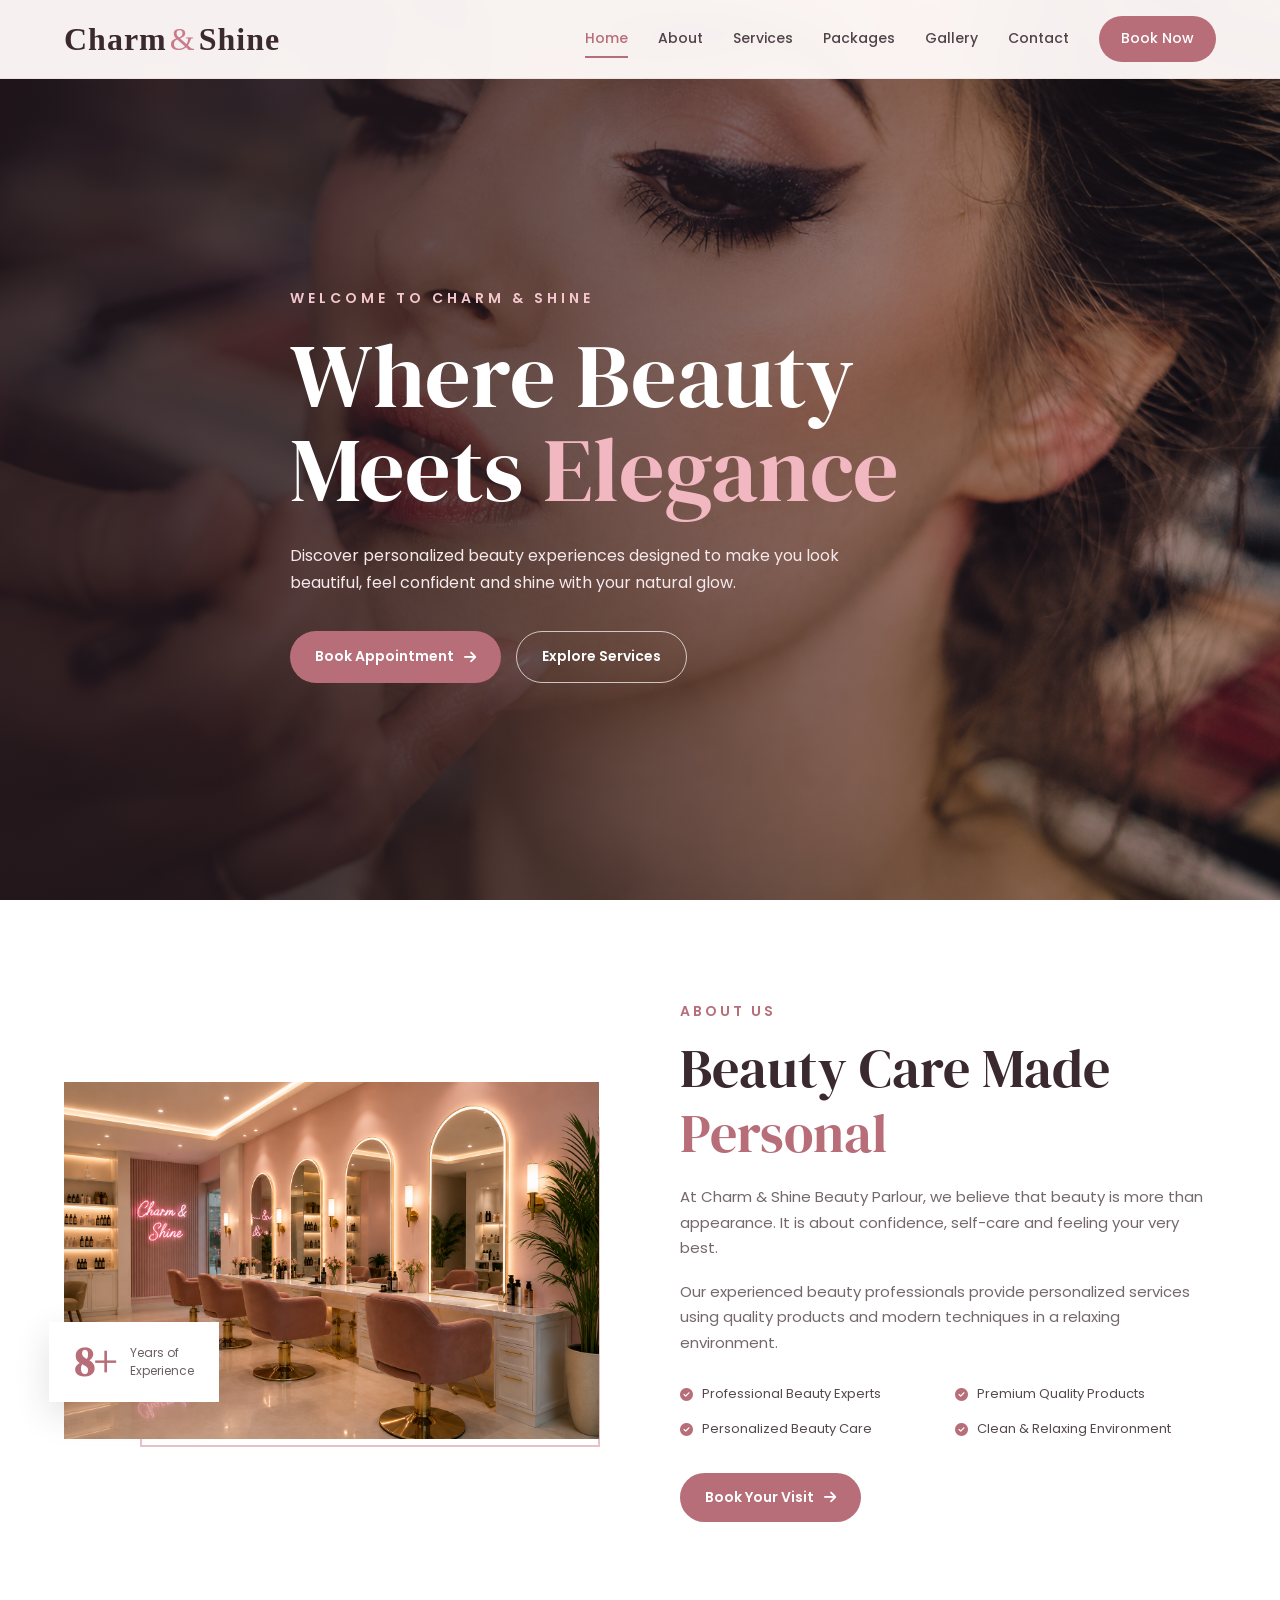
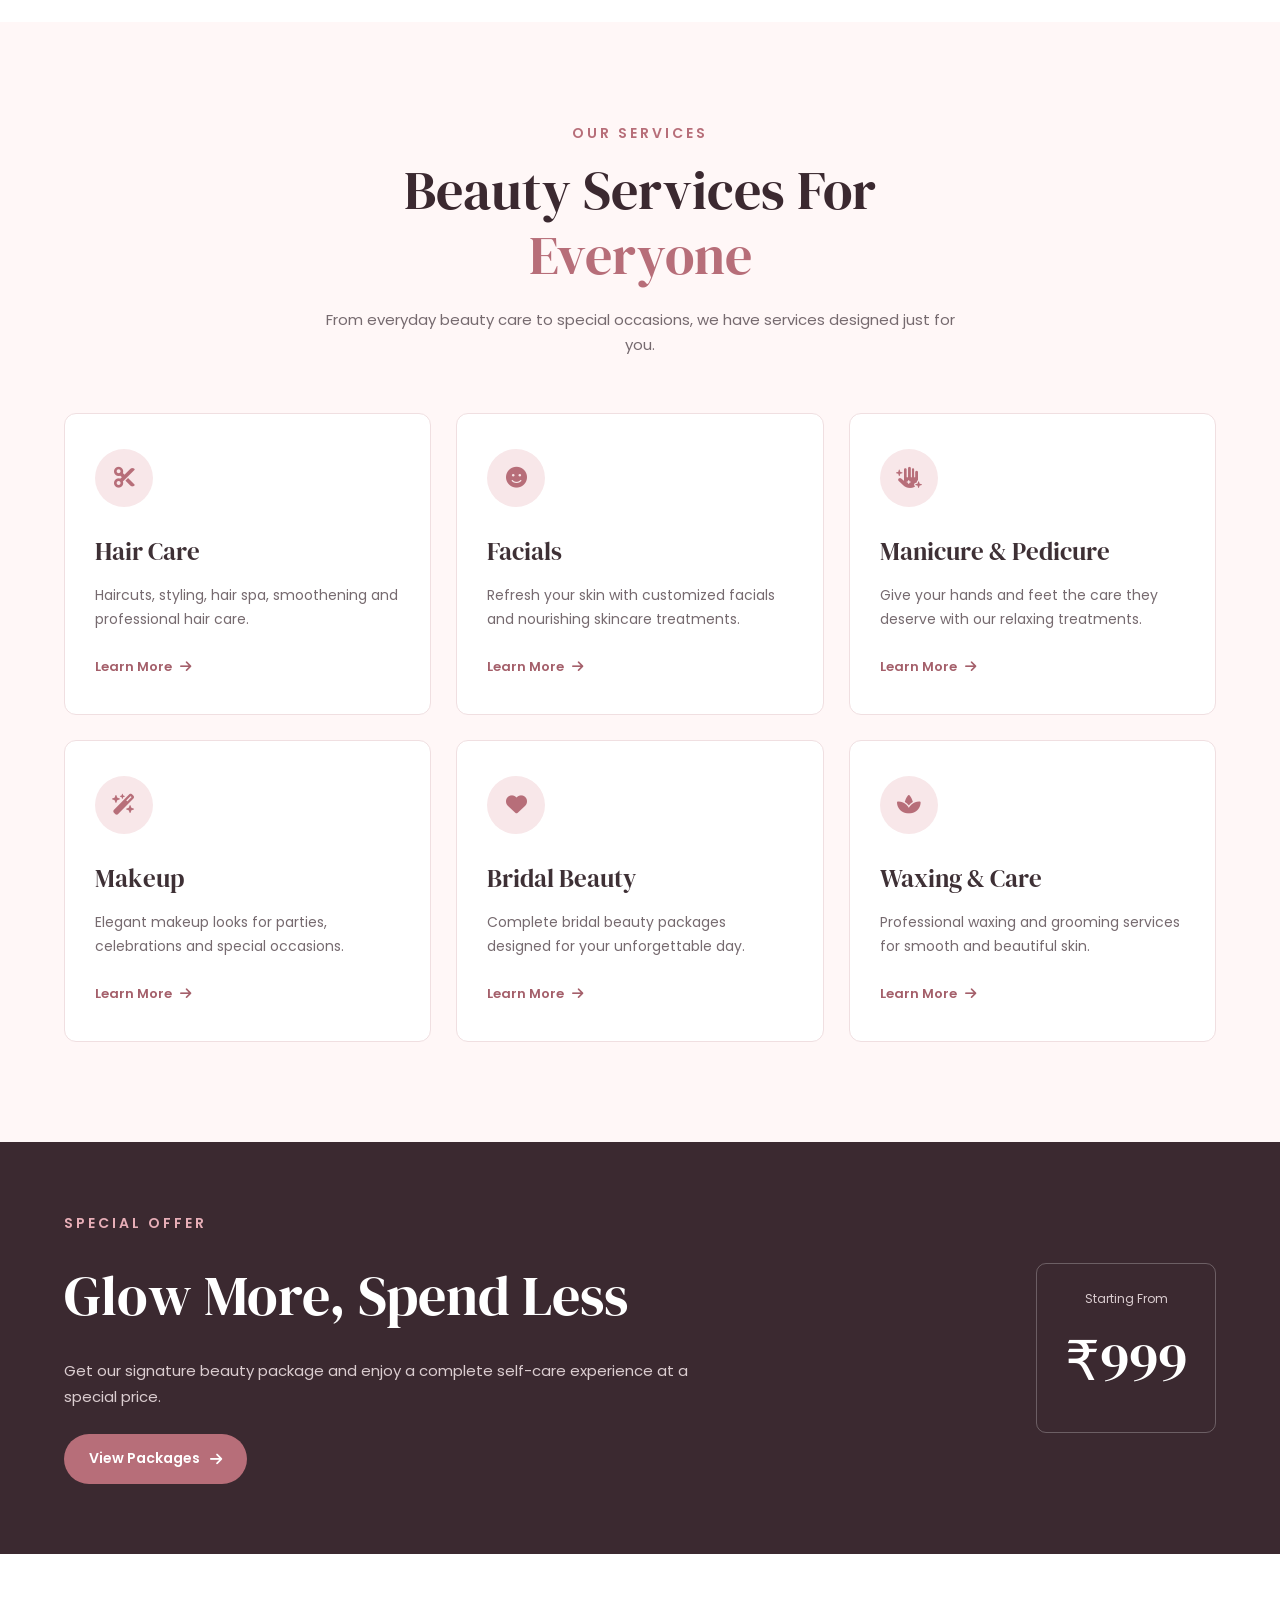
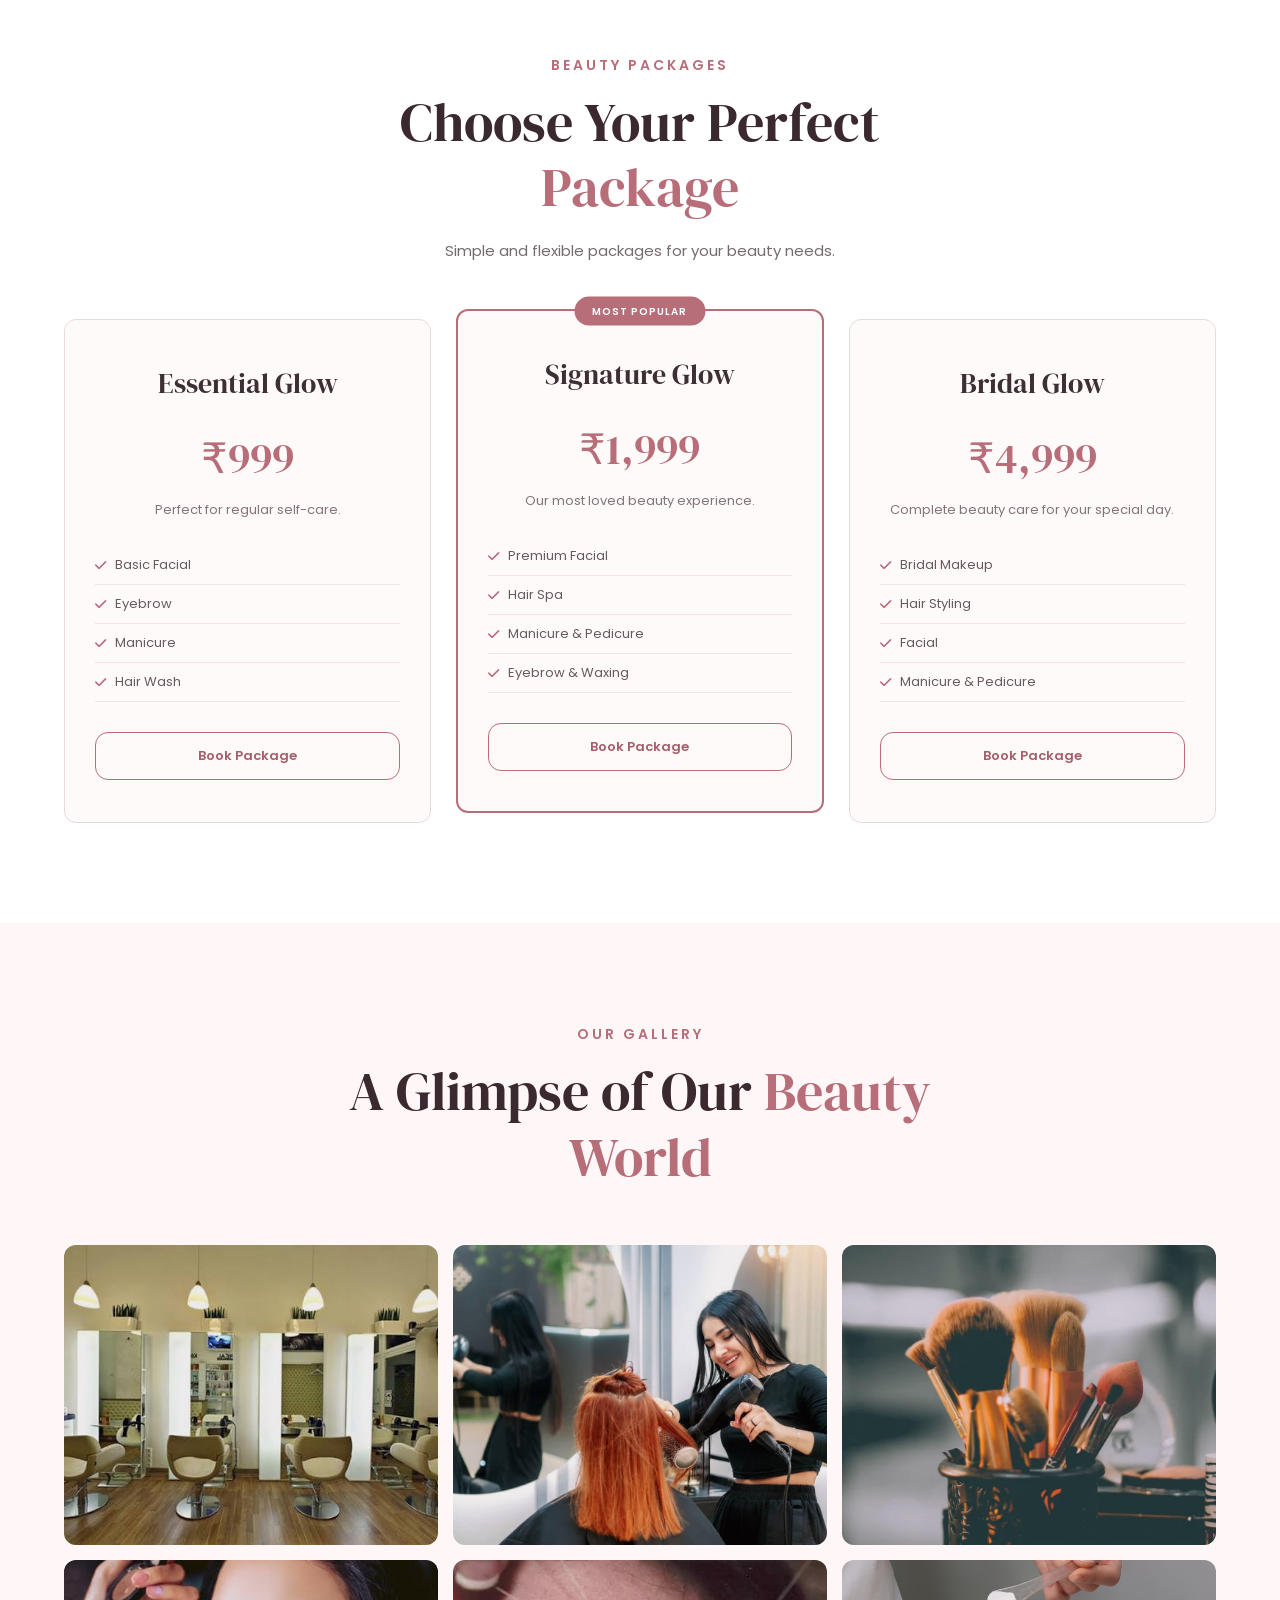
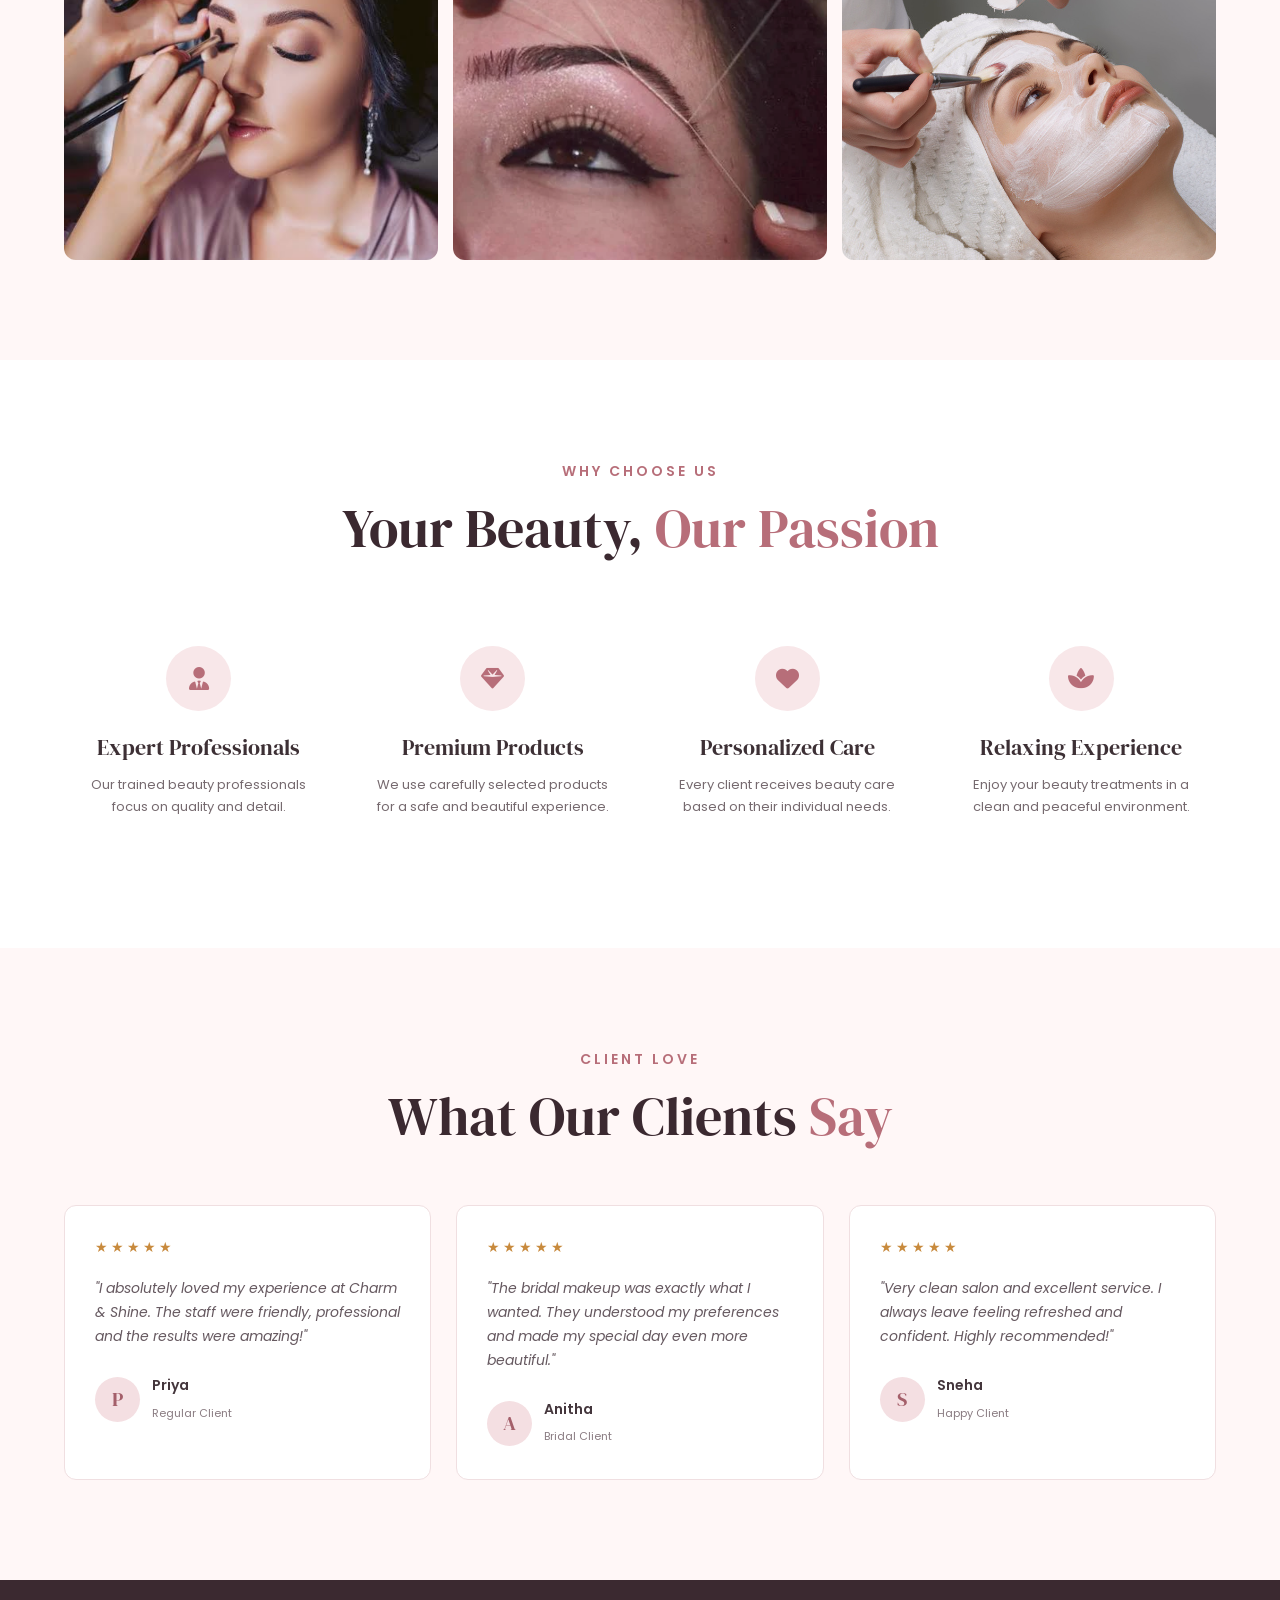
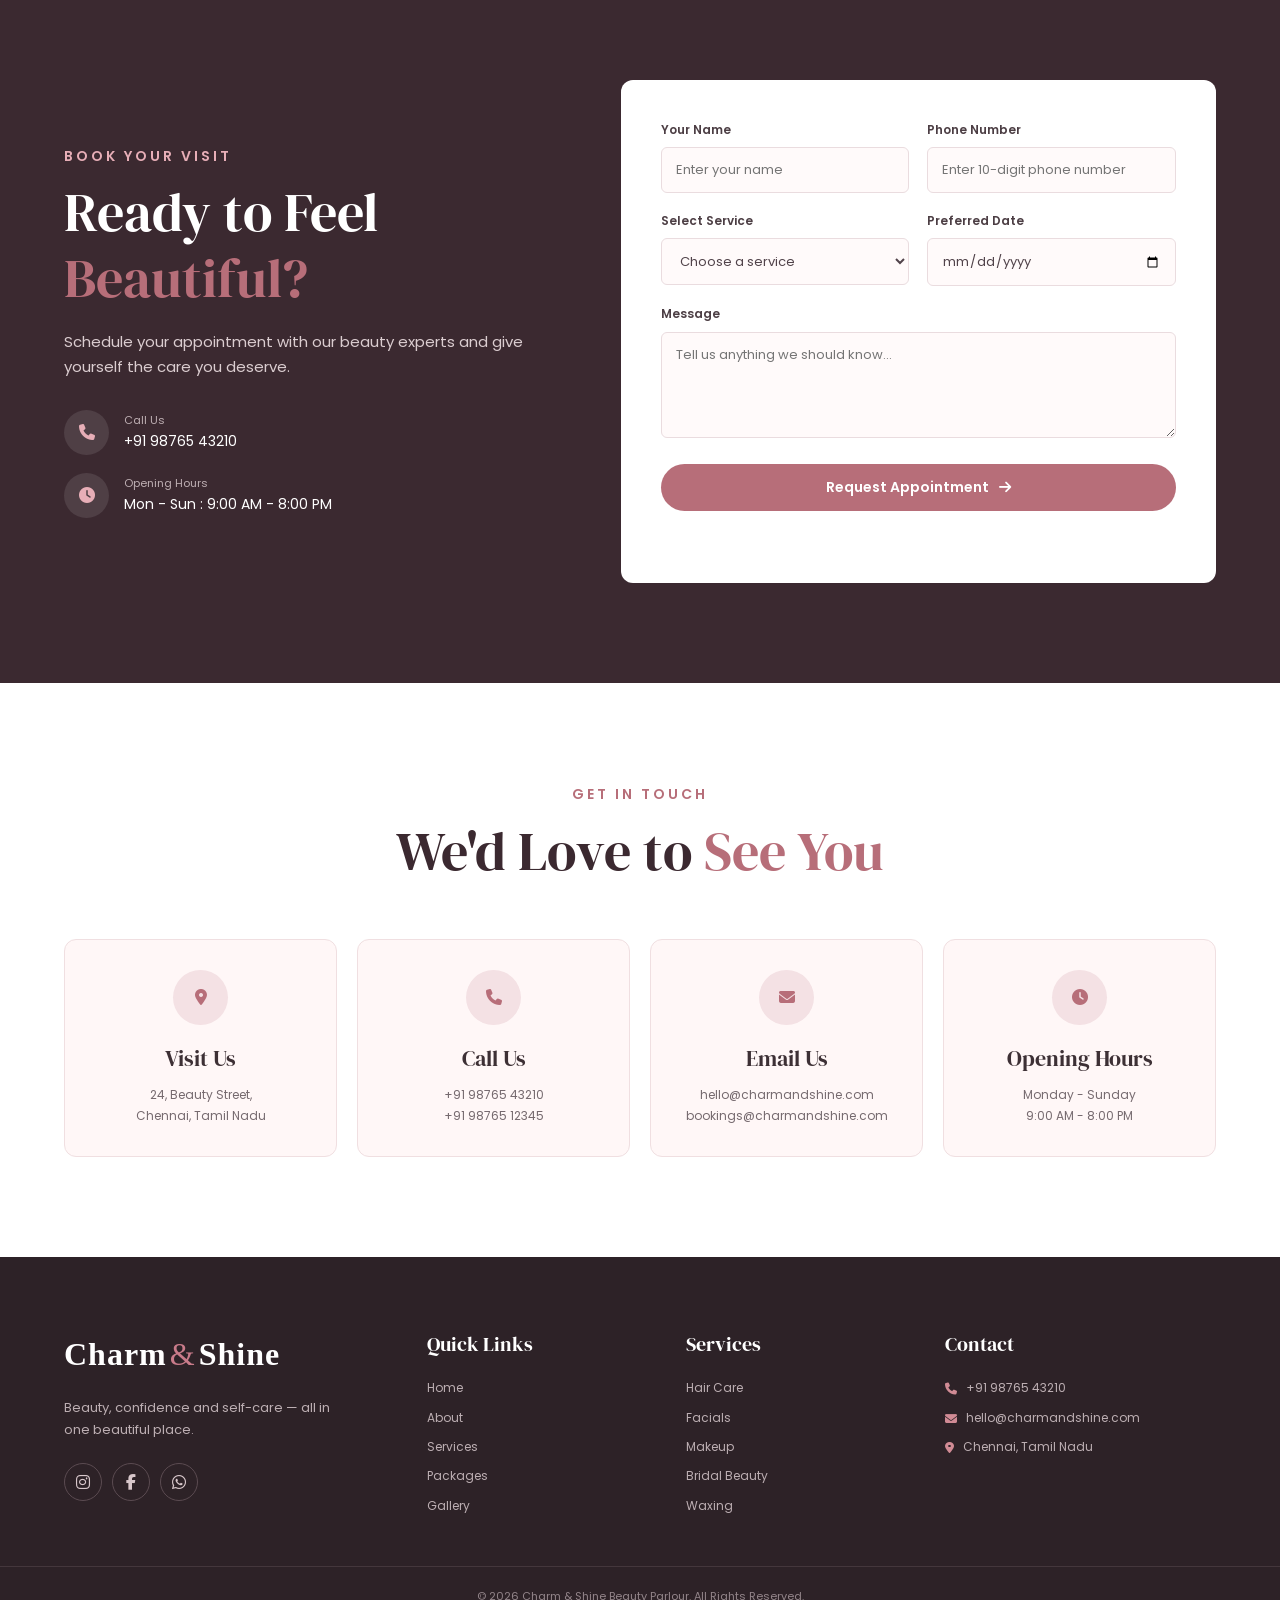
<file: index.html>
<!DOCTYPE html>
<html lang="en">
<head>
    <meta charset="UTF-8">
    <meta name="viewport" content="width=device-width, initial-scale=1.0">

    <title>Charm & Shine Beauty Parlour</title>

    <meta name="description"
          content="Charm & Shine Beauty Parlour - Professional beauty, hair, skincare and bridal services.">

    <link rel="stylesheet" href="CSS/Style.css">

    <!-- Google Fonts -->
    <link rel="preconnect" href="https://fonts.googleapis.com">
    <link rel="preconnect" href="https://fonts.gstatic.com" crossorigin>

    <link href="https://fonts.googleapis.com/css2?family=DM+Serif+Display&family=Poppins:wght@300;400;500;600;700&display=swap"
          rel="stylesheet">

    <!-- Font Awesome -->
    <link rel="stylesheet"
          href="https://cdnjs.cloudflare.com/ajax/libs/font-awesome/6.5.2/css/all.min.css">
</head>

<body>

<!-- =====================================================
     HEADER
===================================================== -->

<header class="header">

    <div class="container nav-container">

        <a href="#home" class="logo">
            Charm<span>&</span>Shine
        </a>

        <nav class="navbar" id="navbar">

            <a href="#home" class="nav-link active">Home</a>
            <a href="#about" class="nav-link">About</a>
            <a href="#services" class="nav-link">Services</a>
            <a href="#packages" class="nav-link">Packages</a>
            <a href="#gallery" class="nav-link">Gallery</a>
            <a href="#contact" class="nav-link">Contact</a>

            <a href="#appointment" class="nav-btn">
                Book Now
            </a>

        </nav>

        <button class="menu-btn" id="menu-btn" aria-label="Open menu">
            <i class="fa-solid fa-bars"></i>
        </button>

    </div>

</header>


<!-- =====================================================
     HERO SECTION
===================================================== -->

<section class="hero" id="home">

    <div class="hero-overlay"></div>

    <div class="container hero-content">

        <p class="hero-small-title">
            WELCOME TO CHARM & SHINE
        </p>

        <h1>
            Where Beauty Meets
            <span>Elegance</span>
        </h1>

        <p class="hero-description">
            Discover personalized beauty experiences designed
            to make you look beautiful, feel confident and
            shine with your natural glow.
        </p>

        <div class="hero-buttons">

            <a href="#appointment" class="btn primary-btn">
                Book Appointment
                <i class="fa-solid fa-arrow-right"></i>
            </a>

            <a href="#services" class="btn secondary-btn">
                Explore Services
            </a>

        </div>

    </div>

</section>


<!-- =====================================================
     ABOUT SECTION
===================================================== -->

<section class="about section-padding" id="about">

    <div class="container about-grid">

        <div class="about-image">

            <img src="Images/Charm and Shine.png"
                 alt="Beauty salon interior">

            <div class="experience-box">

                <strong>8+</strong>

                <span>
                    Years of<br>
                    Experience
                </span>

            </div>

        </div>


        <div class="about-content">

            <p class="section-subtitle">
                ABOUT US
            </p>

            <h2>
                Beauty Care Made
                <span>Personal</span>
            </h2>

            <p>
                At Charm & Shine Beauty Parlour, we believe that
                beauty is more than appearance. It is about
                confidence, self-care and feeling your very best.
            </p>

            <p>
                Our experienced beauty professionals provide
                personalized services using quality products
                and modern techniques in a relaxing environment.
            </p>


            <div class="about-features">

                <div class="feature-item">
                    <i class="fa-solid fa-circle-check"></i>
                    <span>Professional Beauty Experts</span>
                </div>

                <div class="feature-item">
                    <i class="fa-solid fa-circle-check"></i>
                    <span>Premium Quality Products</span>
                </div>

                <div class="feature-item">
                    <i class="fa-solid fa-circle-check"></i>
                    <span>Personalized Beauty Care</span>
                </div>

                <div class="feature-item">
                    <i class="fa-solid fa-circle-check"></i>
                    <span>Clean & Relaxing Environment</span>
                </div>

            </div>

            <a href="#appointment" class="btn primary-btn">
                Book Your Visit
                <i class="fa-solid fa-arrow-right"></i>
            </a>

        </div>

    </div>

</section>


<!-- =====================================================
     SERVICES SECTION
===================================================== -->

<section class="services section-padding" id="services">

    <div class="container">

        <div class="section-heading">

            <p class="section-subtitle">
                OUR SERVICES
            </p>

            <h2>
                Beauty Services For
                <span>Everyone</span>
            </h2>

            <p>
                From everyday beauty care to special occasions,
                we have services designed just for you.
            </p>

        </div>


        <div class="services-grid">


            <!-- Service 1 -->

            <div class="service-card">

                <div class="service-icon">
                    <i class="fa-solid fa-scissors"></i>
                </div>

                <h3>Hair Care</h3>

                <p>
                    Haircuts, styling, hair spa,
                    smoothening and professional hair care.
                </p>

                <a href="#appointment">
                    Learn More
                    <i class="fa-solid fa-arrow-right"></i>
                </a>

            </div>


            <!-- Service 2 -->

            <div class="service-card">

                <div class="service-icon">
                    <i class="fa-solid fa-face-smile"></i>
                </div>

                <h3>Facials</h3>

                <p>
                    Refresh your skin with customized
                    facials and nourishing skincare treatments.
                </p>

                <a href="#appointment">
                    Learn More
                    <i class="fa-solid fa-arrow-right"></i>
                </a>

            </div>


            <!-- Service 3 -->

            <div class="service-card">

                <div class="service-icon">
                    <i class="fa-solid fa-hand-sparkles"></i>
                </div>

                <h3>Manicure & Pedicure</h3>

                <p>
                    Give your hands and feet the care
                    they deserve with our relaxing treatments.
                </p>

                <a href="#appointment">
                    Learn More
                    <i class="fa-solid fa-arrow-right"></i>
                </a>

            </div>


            <!-- Service 4 -->

            <div class="service-card">

                <div class="service-icon">
                    <i class="fa-solid fa-wand-magic-sparkles"></i>
                </div>

                <h3>Makeup</h3>

                <p>
                    Elegant makeup looks for parties,
                    celebrations and special occasions.
                </p>

                <a href="#appointment">
                    Learn More
                    <i class="fa-solid fa-arrow-right"></i>
                </a>

            </div>


            <!-- Service 5 -->

            <div class="service-card">

                <div class="service-icon">
                    <i class="fa-solid fa-heart"></i>
                </div>

                <h3>Bridal Beauty</h3>

                <p>
                    Complete bridal beauty packages
                    designed for your unforgettable day.
                </p>

                <a href="#appointment">
                    Learn More
                    <i class="fa-solid fa-arrow-right"></i>
                </a>

            </div>


            <!-- Service 6 -->

            <div class="service-card">

                <div class="service-icon">
                    <i class="fa-solid fa-spa"></i>
                </div>

                <h3>Waxing & Care</h3>

                <p>
                    Professional waxing and grooming services
                    for smooth and beautiful skin.
                </p>

                <a href="#appointment">
                    Learn More
                    <i class="fa-solid fa-arrow-right"></i>
                </a>

            </div>

        </div>

    </div>

</section>


<!-- =====================================================
     SPECIAL OFFER
===================================================== -->

<section class="offer-section">

    <div class="container offer-container">

        <div class="offer-content">

            <p class="section-subtitle">
                SPECIAL OFFER
            </p>

            <h2>
                Glow More, Spend Less
            </h2>

            <p>
                Get our signature beauty package and enjoy
                a complete self-care experience at a special price.
            </p>

            <a href="#packages" class="btn primary-btn">
                View Packages
                <i class="fa-solid fa-arrow-right"></i>
            </a>

        </div>

        <div class="offer-price">
            <span>Starting From</span>
            <strong>₹999</strong>
        </div>

    </div>

</section>


<!-- =====================================================
     PACKAGES SECTION
===================================================== -->

<section class="packages section-padding" id="packages">

    <div class="container">

        <div class="section-heading">

            <p class="section-subtitle">
                BEAUTY PACKAGES
            </p>

            <h2>
                Choose Your Perfect
                <span>Package</span>
            </h2>

            <p>
                Simple and flexible packages for your beauty needs.
            </p>

        </div>


        <div class="packages-grid">


            <!-- Package 1 -->

            <div class="package-card">

                <h3>Essential Glow</h3>

                <div class="package-price">
                    ₹999
                </div>

                <p class="package-description">
                    Perfect for regular self-care.
                </p>

                <ul>
                    <li>
                        <i class="fa-solid fa-check"></i>
                        Basic Facial
                    </li>

                    <li>
                        <i class="fa-solid fa-check"></i>
                        Eyebrow
                    </li>

                    <li>
                        <i class="fa-solid fa-check"></i>
                        Manicure
                    </li>

                    <li>
                        <i class="fa-solid fa-check"></i>
                        Hair Wash
                    </li>
                </ul>

                <a href="#appointment" class="package-btn">
                    Book Package
                </a>

            </div>


            <!-- Package 2 -->

            <div class="package-card popular">

                <div class="popular-label">
                    MOST POPULAR
                </div>

                <h3>Signature Glow</h3>

                <div class="package-price">
                    ₹1,999
                </div>

                <p class="package-description">
                    Our most loved beauty experience.
                </p>

                <ul>
                    <li>
                        <i class="fa-solid fa-check"></i>
                        Premium Facial
                    </li>

                    <li>
                        <i class="fa-solid fa-check"></i>
                        Hair Spa
                    </li>

                    <li>
                        <i class="fa-solid fa-check"></i>
                        Manicure & Pedicure
                    </li>

                    <li>
                        <i class="fa-solid fa-check"></i>
                        Eyebrow & Waxing
                    </li>
                </ul>

                <a href="#appointment" class="package-btn">
                    Book Package
                </a>

            </div>


            <!-- Package 3 -->

            <div class="package-card">

                <h3>Bridal Glow</h3>

                <div class="package-price">
                    ₹4,999
                </div>

                <p class="package-description">
                    Complete beauty care for your special day.
                </p>

                <ul>
                    <li>
                        <i class="fa-solid fa-check"></i>
                        Bridal Makeup
                    </li>

                    <li>
                        <i class="fa-solid fa-check"></i>
                        Hair Styling
                    </li>

                    <li>
                        <i class="fa-solid fa-check"></i>
                        Facial
                    </li>

                    <li>
                        <i class="fa-solid fa-check"></i>
                        Manicure & Pedicure
                    </li>
                </ul>

                <a href="#appointment" class="package-btn">
                    Book Package
                </a>

            </div>

        </div>

    </div>

</section>


<!-- =====================================================
     GALLERY SECTION
===================================================== -->

<section class="gallery section-padding" id="gallery">

    <div class="container">

        <div class="section-heading">

            <p class="section-subtitle">
                OUR GALLERY
            </p>

            <h2>
                A Glimpse of Our
                <span>Beauty World</span>
            </h2>

        </div>


        <div class="gallery-grid">

            <div class="gallery-item">
                <img src="Images/Interior Chairs.png"
                     alt="Beauty salon">
            </div>

            <div class="gallery-item">
                <img src="Images/Hairstyle.png"
                     alt="Hair styling">
            </div>

            <div class="gallery-item">
                <img src="Images/Face Brushes.png"
                     alt="Beauty treatment">
            </div>

            <div class="gallery-item">
                <img src="Images/Makeup.png"
                     alt="Makeup">
            </div>

            <div class="gallery-item">
                <img src="Images/Eyebrow Threadening.png"
                     alt="Skincare">
            </div>

            <div class="gallery-item">
                <img src="Images/Facial.png"
                     alt="Salon interior">
            </div>

        </div>

    </div>

</section>


<!-- =====================================================
     WHY CHOOSE US
===================================================== -->

<section class="why-us section-padding">

    <div class="container">

        <div class="section-heading">

            <p class="section-subtitle">
                WHY CHOOSE US
            </p>

            <h2>
                Your Beauty,
                <span>Our Passion</span>
            </h2>

        </div>


        <div class="why-grid">

            <div class="why-card">

                <i class="fa-solid fa-user-tie"></i>

                <h3>Expert Professionals</h3>

                <p>
                    Our trained beauty professionals
                    focus on quality and detail.
                </p>

            </div>


            <div class="why-card">

                <i class="fa-solid fa-gem"></i>

                <h3>Premium Products</h3>

                <p>
                    We use carefully selected products
                    for a safe and beautiful experience.
                </p>

            </div>


            <div class="why-card">

                <i class="fa-solid fa-heart"></i>

                <h3>Personalized Care</h3>

                <p>
                    Every client receives beauty care
                    based on their individual needs.
                </p>

            </div>


            <div class="why-card">

                <i class="fa-solid fa-spa"></i>

                <h3>Relaxing Experience</h3>

                <p>
                    Enjoy your beauty treatments in
                    a clean and peaceful environment.
                </p>

            </div>

        </div>

    </div>

</section>

<!-- =====================================================
     TESTIMONIALS
===================================================== -->

<section class="testimonials section-padding">

    <div class="container">

        <div class="section-heading">

            <p class="section-subtitle">
                CLIENT LOVE
            </p>

            <h2>
                What Our Clients
                <span>Say</span>
            </h2>

        </div>


        <div class="testimonial-grid">


            <div class="testimonial-card">

                <div class="stars">
                    ★★★★★
                </div>

                <p>
                    "I absolutely loved my experience at
                    Charm & Shine. The staff were friendly,
                    professional and the results were amazing!"
                </p>

                <div class="client">
                    <div class="client-avatar">P</div>

                    <div>
                        <h4>Priya</h4>
                        <span>Regular Client</span>
                    </div>
                </div>

            </div>


            <div class="testimonial-card">

                <div class="stars">
                    ★★★★★
                </div>

                <p>
                    "The bridal makeup was exactly what I
                    wanted. They understood my preferences
                    and made my special day even more beautiful."
                </p>

                <div class="client">
                    <div class="client-avatar">A</div>

                    <div>
                        <h4>Anitha</h4>
                        <span>Bridal Client</span>
                    </div>
                </div>

            </div>


            <div class="testimonial-card">

                <div class="stars">
                    ★★★★★
                </div>

                <p>
                    "Very clean salon and excellent service.
                    I always leave feeling refreshed and
                    confident. Highly recommended!"
                </p>

                <div class="client">
                    <div class="client-avatar">S</div>

                    <div>
                        <h4>Sneha</h4>
                        <span>Happy Client</span>
                    </div>
                </div>

            </div>

        </div>

    </div>

</section>


<!-- =====================================================
     APPOINTMENT SECTION
===================================================== -->

<section class="appointment section-padding" id="appointment">

    <div class="container appointment-grid">


        <div class="appointment-content">

            <p class="section-subtitle">
                BOOK YOUR VISIT
            </p>

            <h2>
                Ready to Feel
                <span>Beautiful?</span>
            </h2>

            <p>
                Schedule your appointment with our beauty
                experts and give yourself the care you deserve.
            </p>


            <div class="appointment-info">

                <div>
                    <i class="fa-solid fa-phone"></i>

                    <span>
                        <small>Call Us</small>
                        +91 98765 43210
                    </span>
                </div>


                <div>
                    <i class="fa-solid fa-clock"></i>

                    <span>
                        <small>Opening Hours</small>
                        Mon - Sun : 9:00 AM - 8:00 PM
                    </span>
                </div>

            </div>

        </div>


        <div class="appointment-form-container">

            <form id="appointment-form">

                <div class="form-row">

                    <div class="form-group">
                        <label for="name">Your Name</label>

                        <input type="text"
                               id="name"
                               placeholder="Enter your name"
                               required>
                    </div>


                    <div class="form-group">
                        <label for="phone">Phone Number</label>

                        <input type="tel"
                               id="phone"
                               placeholder="Enter 10-digit phone number"
                               pattern="[6-9][0-9]{9}"
                               maxlength="10"
                               required>
                    </div>

                </div>


                <div class="form-row">

                    <div class="form-group">

                        <label for="service">
                            Select Service
                        </label>

                        <select id="service" required>

                            <option value="">
                                Choose a service
                            </option>

                            <option value="Hair Care">
                                Hair Care
                            </option>

                            <option value="Facial">
                                Facial
                            </option>

                            <option value="Manicure & Pedicure">
                                Manicure & Pedicure
                            </option>

                            <option value="Makeup">
                                Makeup
                            </option>

                            <option value="Bridal Beauty">
                                Bridal Beauty
                            </option>

                            <option value="Waxing">
                                Waxing
                            </option>

                        </select>

                    </div>


                    <div class="form-group">

                        <label for="date">
                            Preferred Date
                        </label>

                        <input type="date"
                               id="date"
                               required>

                    </div>

                </div>


                <div class="form-group">

                    <label for="message">
                        Message
                    </label>

                    <textarea id="message"
                              rows="4"
                              placeholder="Tell us anything we should know..."></textarea>

                </div>


                <button type="submit"
                        class="btn primary-btn form-btn">

                    Request Appointment
                    <i class="fa-solid fa-arrow-right"></i>

                </button>

                <p id="form-message" class="form-message"></p>

            </form>

        </div>

    </div>

</section>


<!-- =====================================================
     CONTACT SECTION
===================================================== -->

<section class="contact section-padding" id="contact">

    <div class="container">

        <div class="section-heading">

            <p class="section-subtitle">
                GET IN TOUCH
            </p>

            <h2>
                We'd Love to
                <span>See You</span>
            </h2>

        </div>


        <div class="contact-grid">


            <div class="contact-card">

                <div class="contact-icon">
                    <i class="fa-solid fa-location-dot"></i>
                </div>

                <h3>Visit Us</h3>

                <p>
                    24, Beauty Street,<br>
                    Chennai, Tamil Nadu
                </p>

            </div>


            <div class="contact-card">

                <div class="contact-icon">
                    <i class="fa-solid fa-phone"></i>
                </div>

                <h3>Call Us</h3>

                <p>
                    +91 98765 43210<br>
                    +91 98765 12345
                </p>

            </div>


            <div class="contact-card">

                <div class="contact-icon">
                    <i class="fa-solid fa-envelope"></i>
                </div>

                <h3>Email Us</h3>

                <p>
                    hello@charmandshine.com<br>
                    bookings@charmandshine.com
                </p>

            </div>


            <div class="contact-card">

                <div class="contact-icon">
                    <i class="fa-solid fa-clock"></i>
                </div>

                <h3>Opening Hours</h3>

                <p>
                    Monday - Sunday<br>
                    9:00 AM - 8:00 PM
                </p>

            </div>

        </div>

    </div>

</section>


<!-- =====================================================
     FOOTER
===================================================== -->

<footer class="footer">

    <div class="container footer-grid">


        <div class="footer-about">

            <a href="#home" class="logo footer-logo">
                Charm<span>&</span>Shine
            </a>

            <p>
                Beauty, confidence and self-care —
                all in one beautiful place.
            </p>


            <div class="social-links">

                <a href="#" aria-label="Instagram">
                    <i class="fa-brands fa-instagram"></i>
                </a>

                <a href="#" aria-label="Facebook">
                    <i class="fa-brands fa-facebook-f"></i>
                </a>

                <a href="#" aria-label="WhatsApp">
                    <i class="fa-brands fa-whatsapp"></i>
                </a>

            </div>

        </div>


        <div class="footer-links">

            <h3>Quick Links</h3>

            <a href="#home">Home</a>
            <a href="#about">About</a>
            <a href="#services">Services</a>
            <a href="#packages">Packages</a>
            <a href="#gallery">Gallery</a>

        </div>


        <div class="footer-links">

            <h3>Services</h3>

            <a href="#services">Hair Care</a>
            <a href="#services">Facials</a>
            <a href="#services">Makeup</a>
            <a href="#services">Bridal Beauty</a>
            <a href="#services">Waxing</a>

        </div>


        <div class="footer-links">

            <h3>Contact</h3>

            <p>
                <i class="fa-solid fa-phone"></i>
                +91 98765 43210
            </p>

            <p>
                <i class="fa-solid fa-envelope"></i>
                hello@charmandshine.com
            </p>

            <p>
                <i class="fa-solid fa-location-dot"></i>
                Chennai, Tamil Nadu
            </p>

        </div>

    </div>


    <div class="footer-bottom">

        <p>
            © 2026 Charm & Shine Beauty Parlour.
            All Rights Reserved.
        </p>

    </div>

</footer>


<!-- =====================================================
     JAVASCRIPT
===================================================== -->

<script src="JS/Script.js"></script>

</body>
</html>
</file>
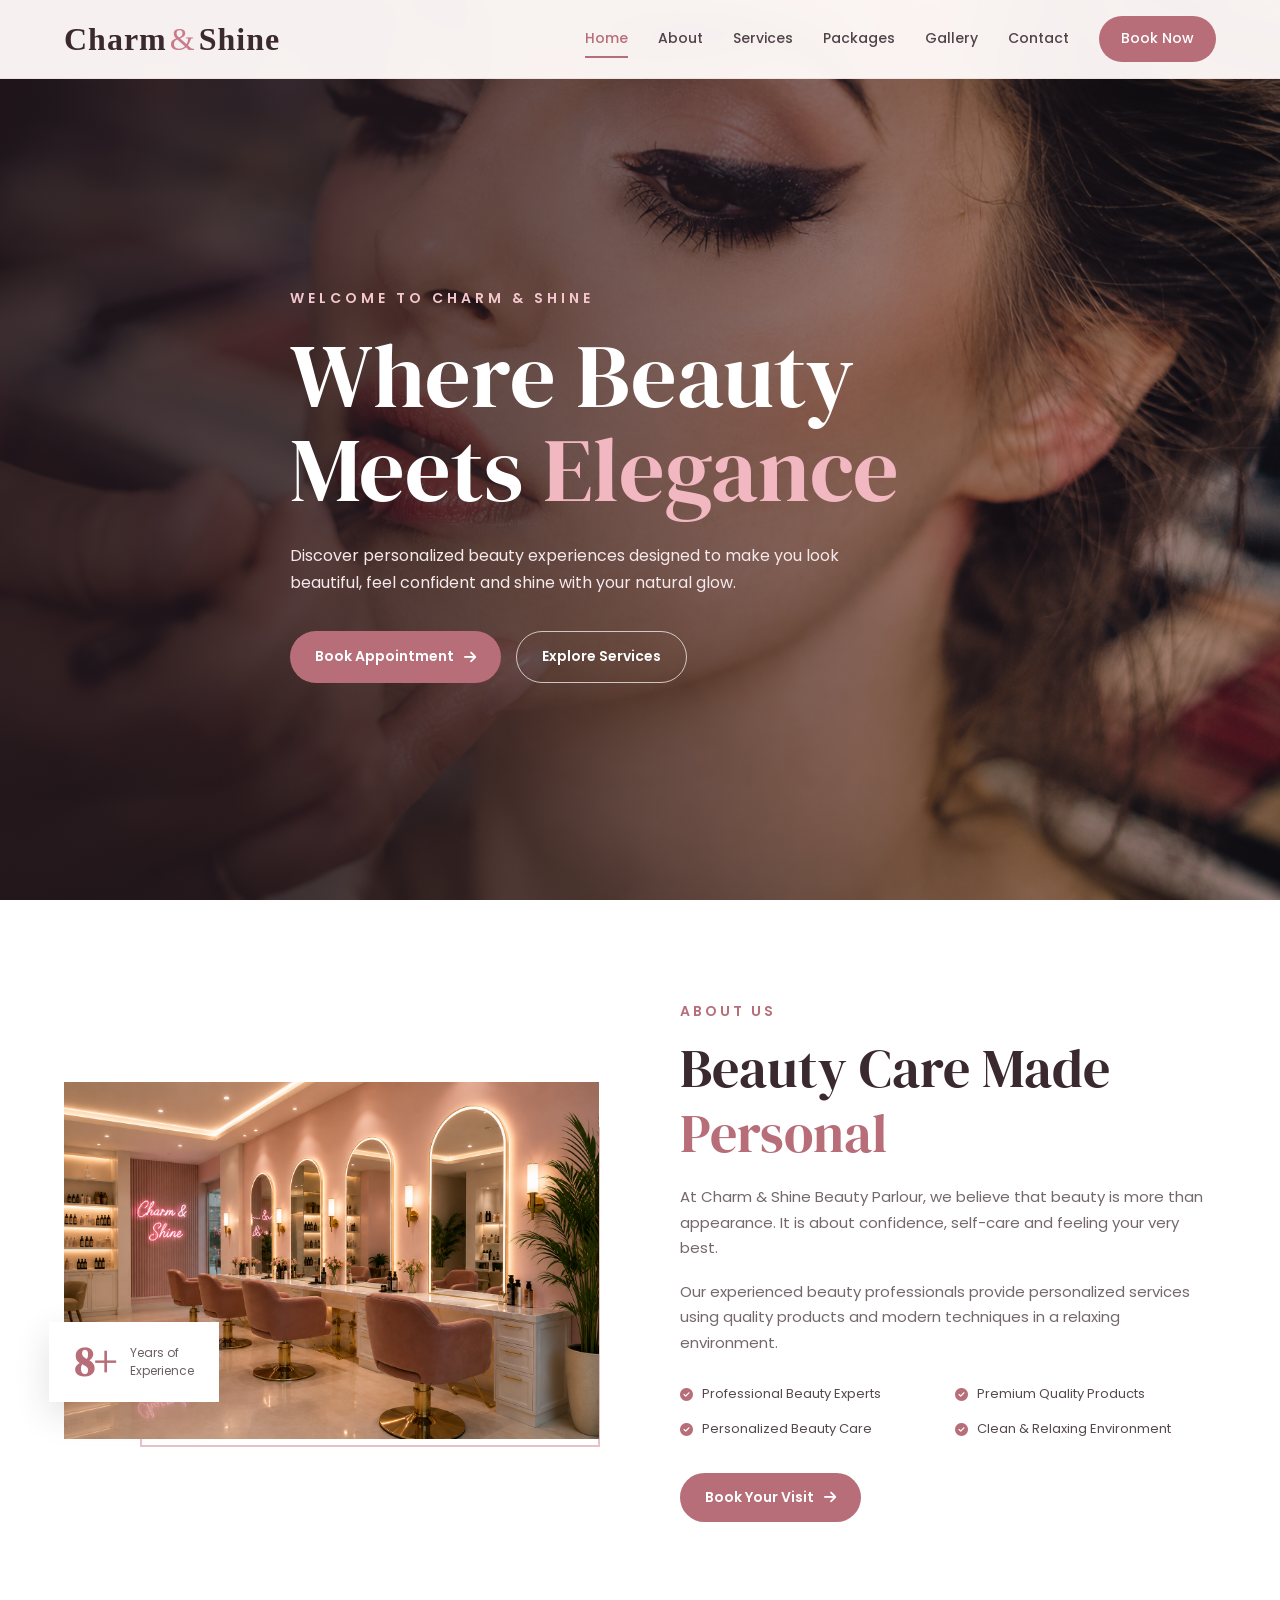
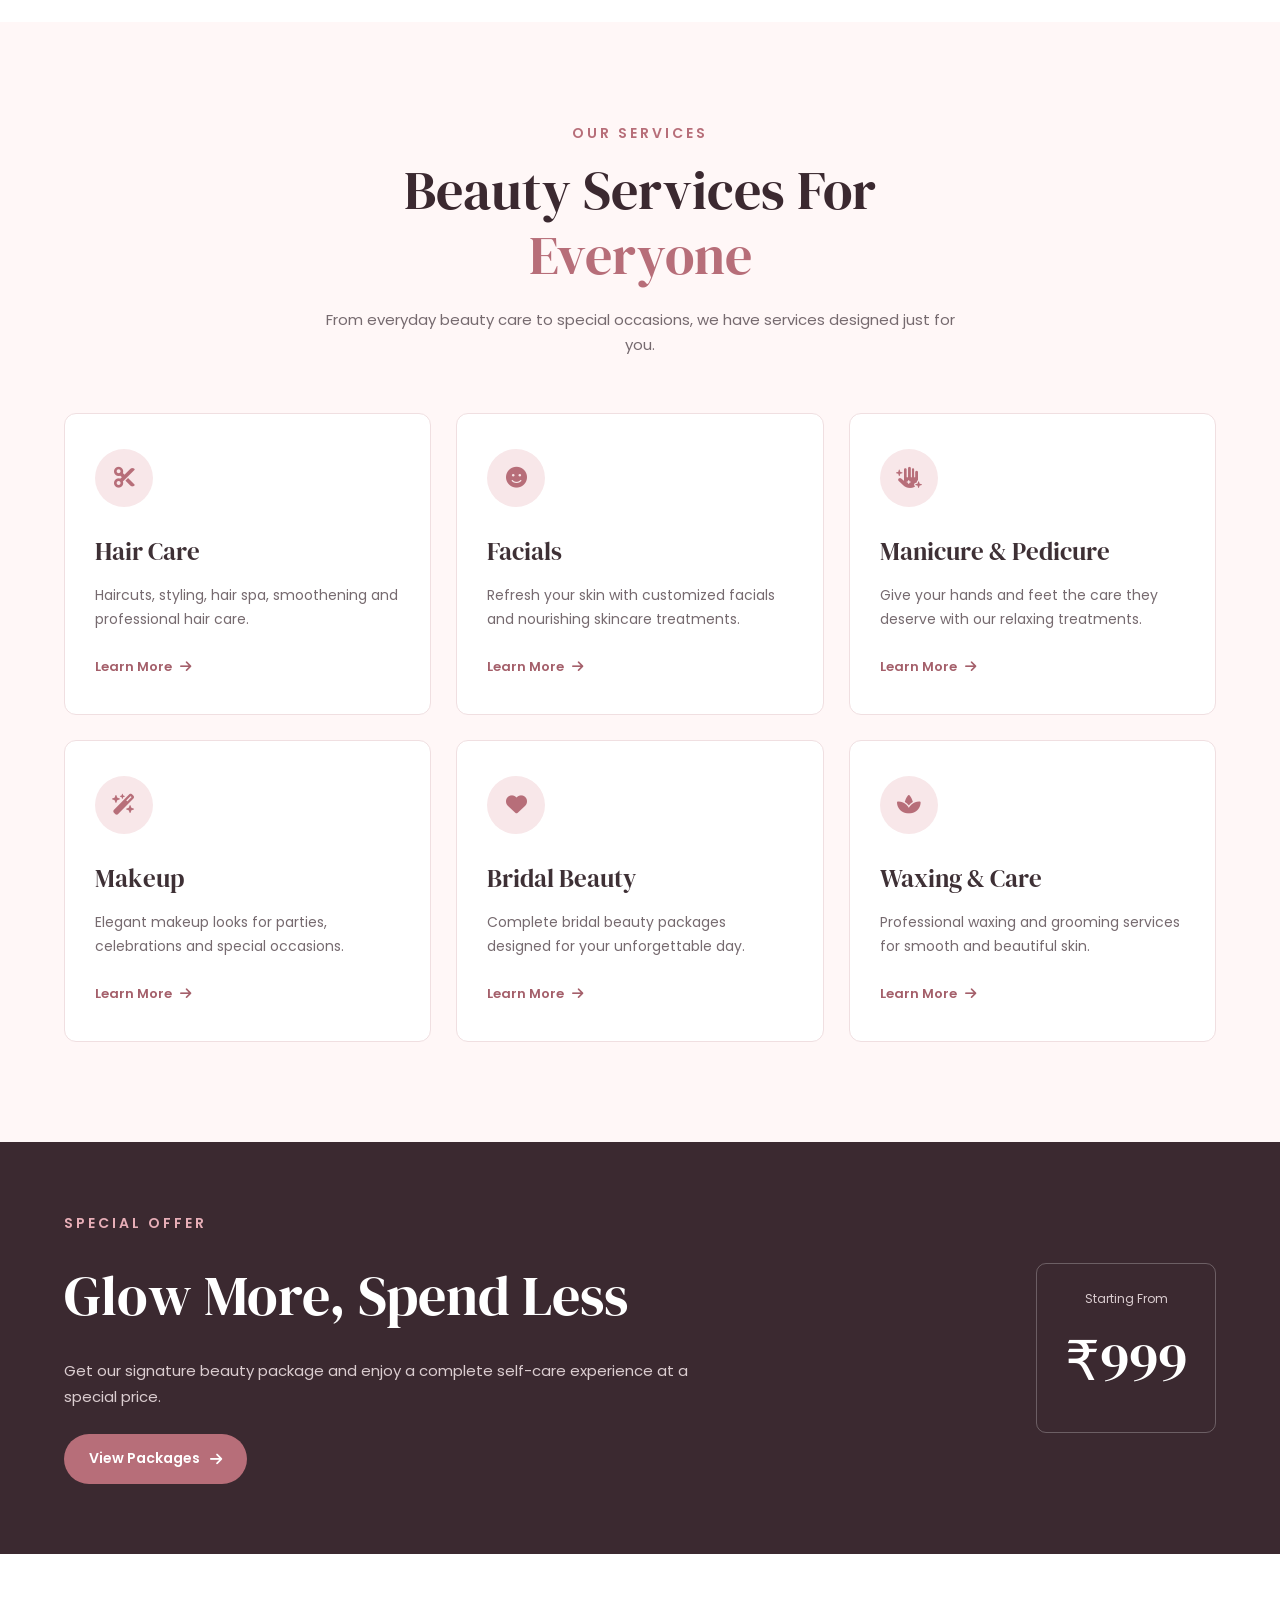
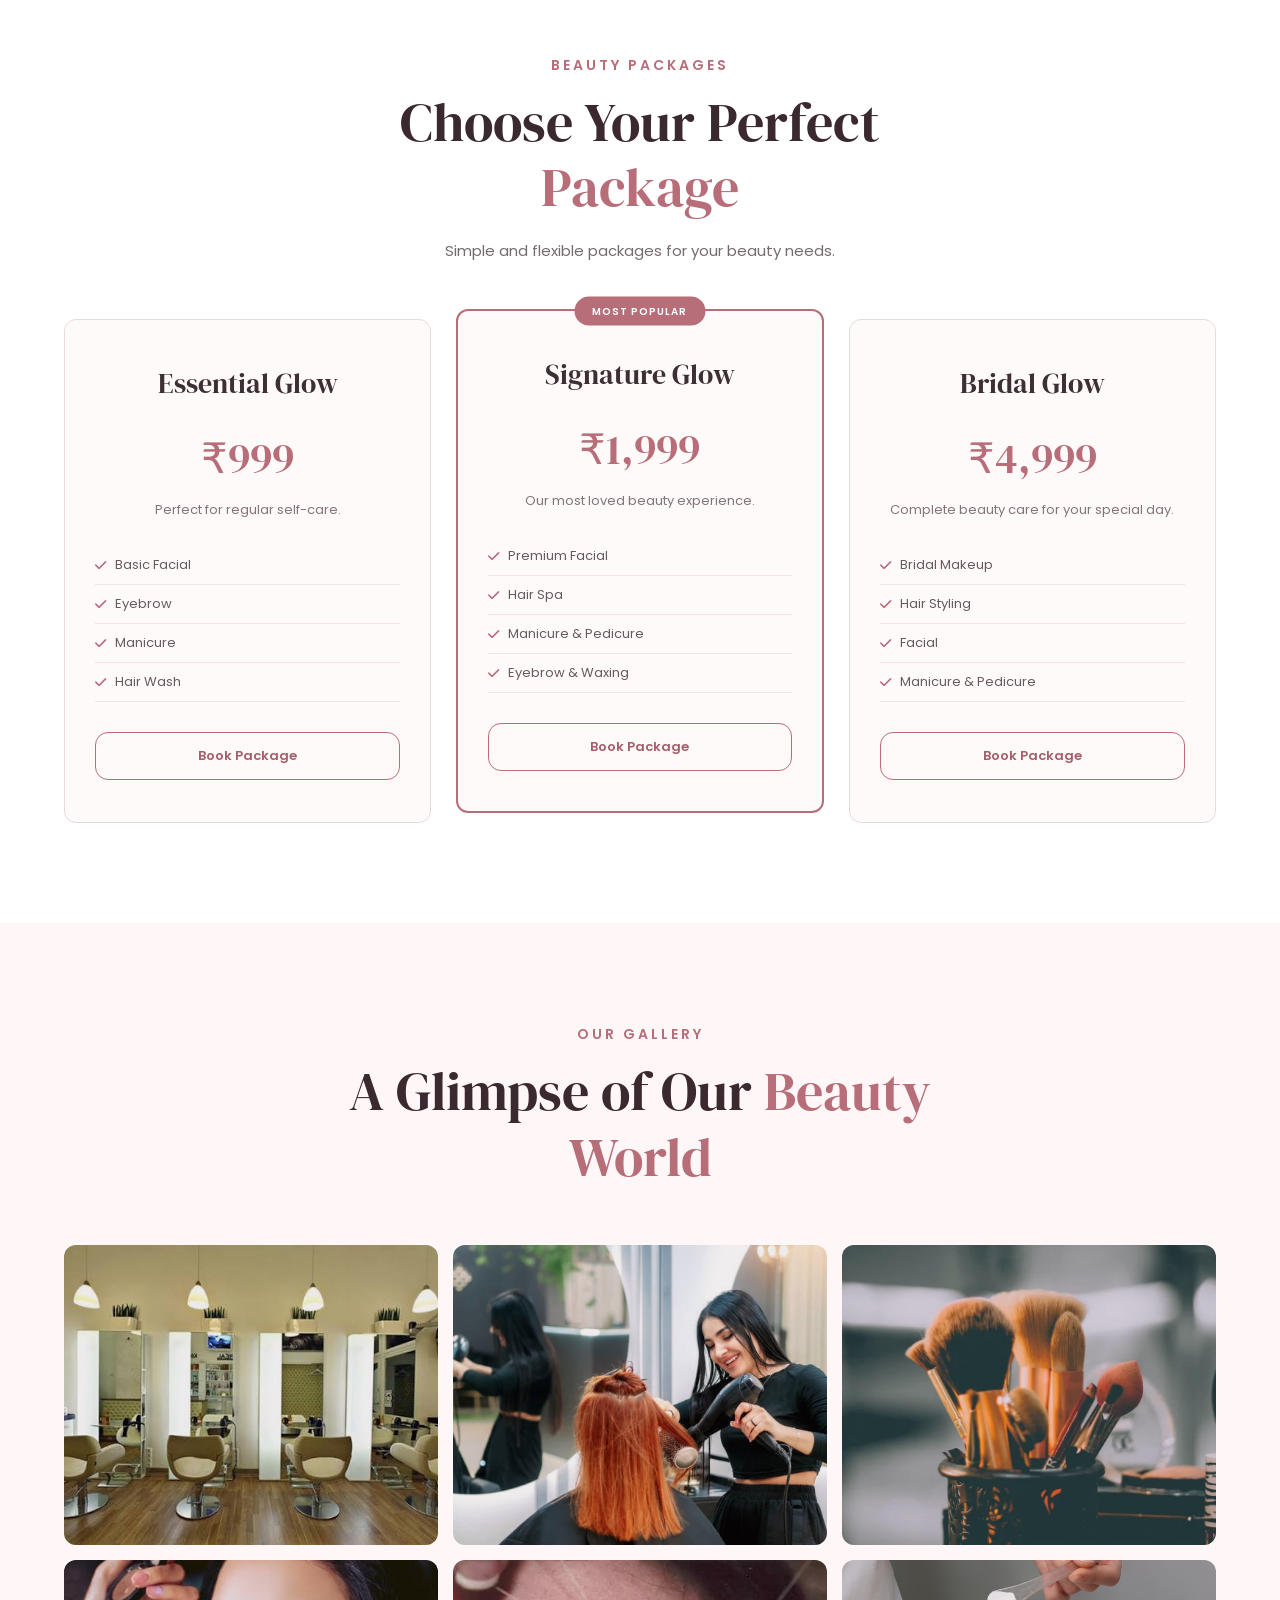
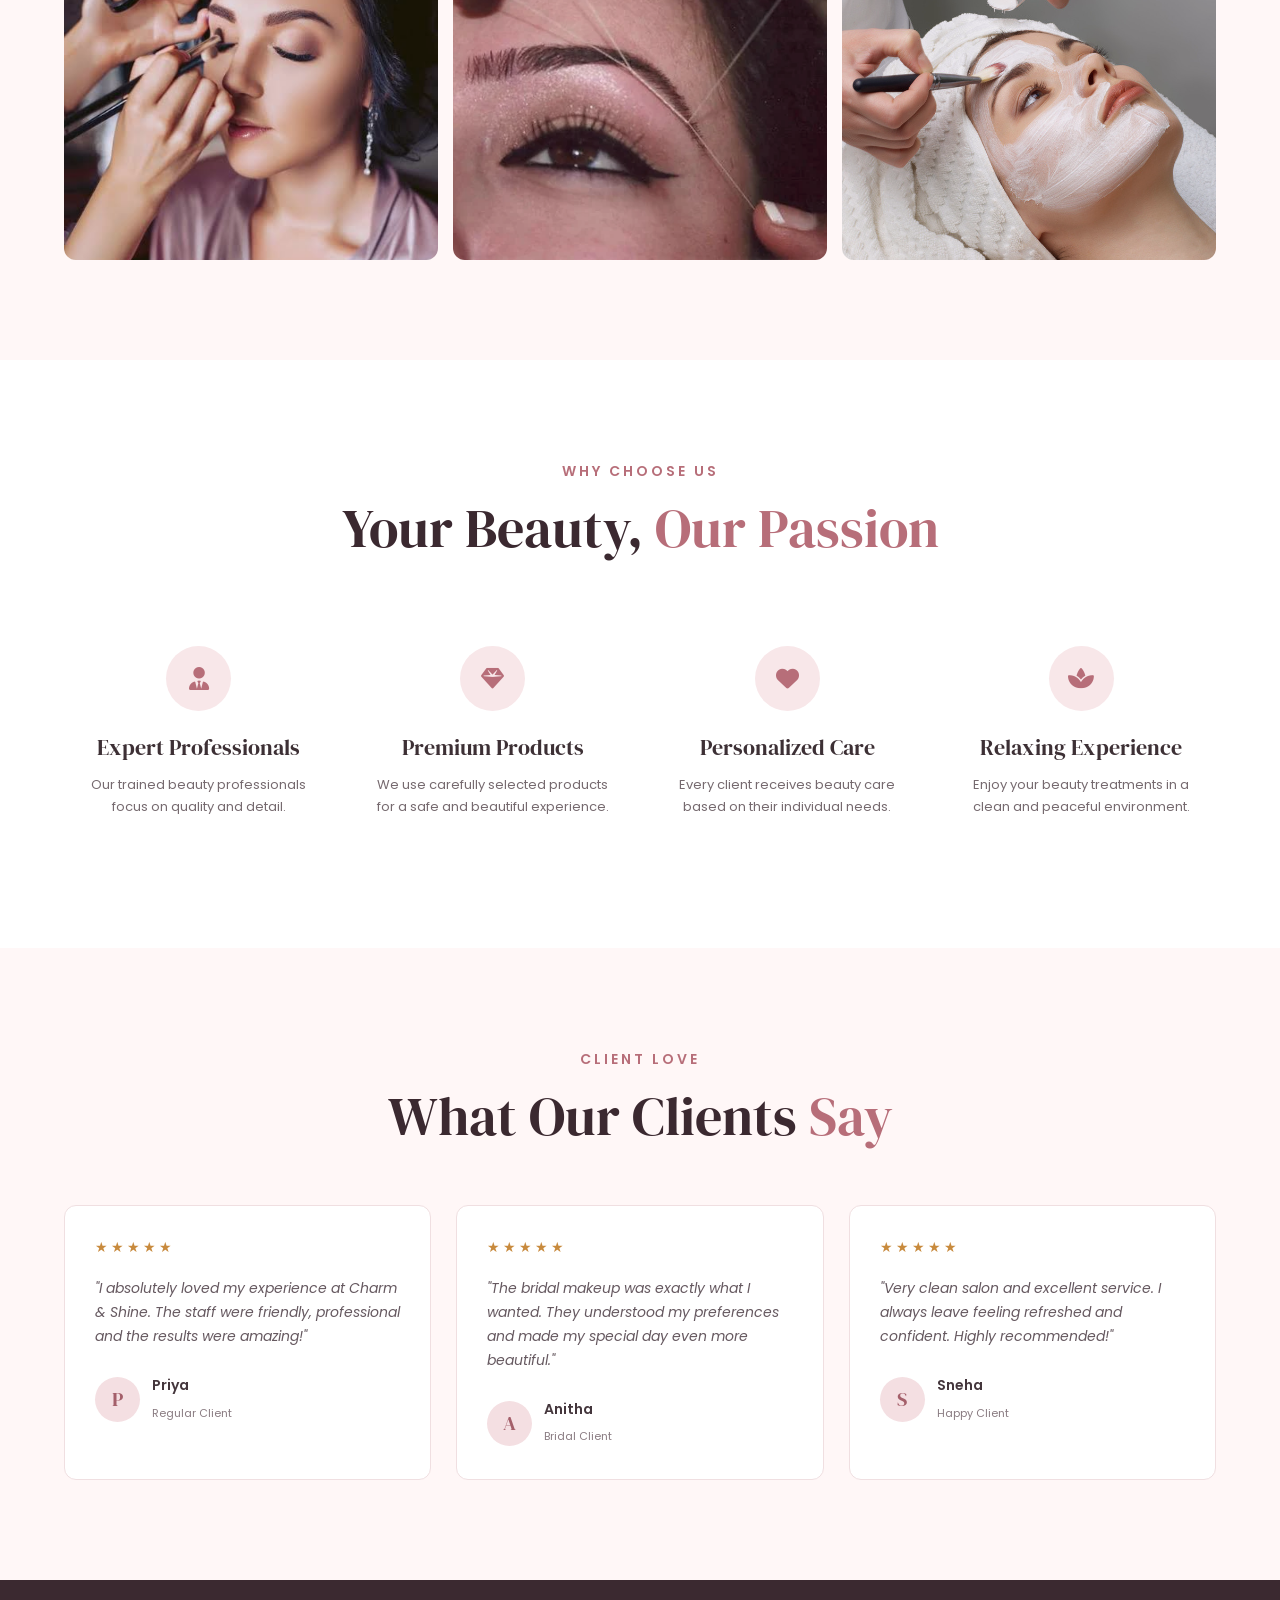
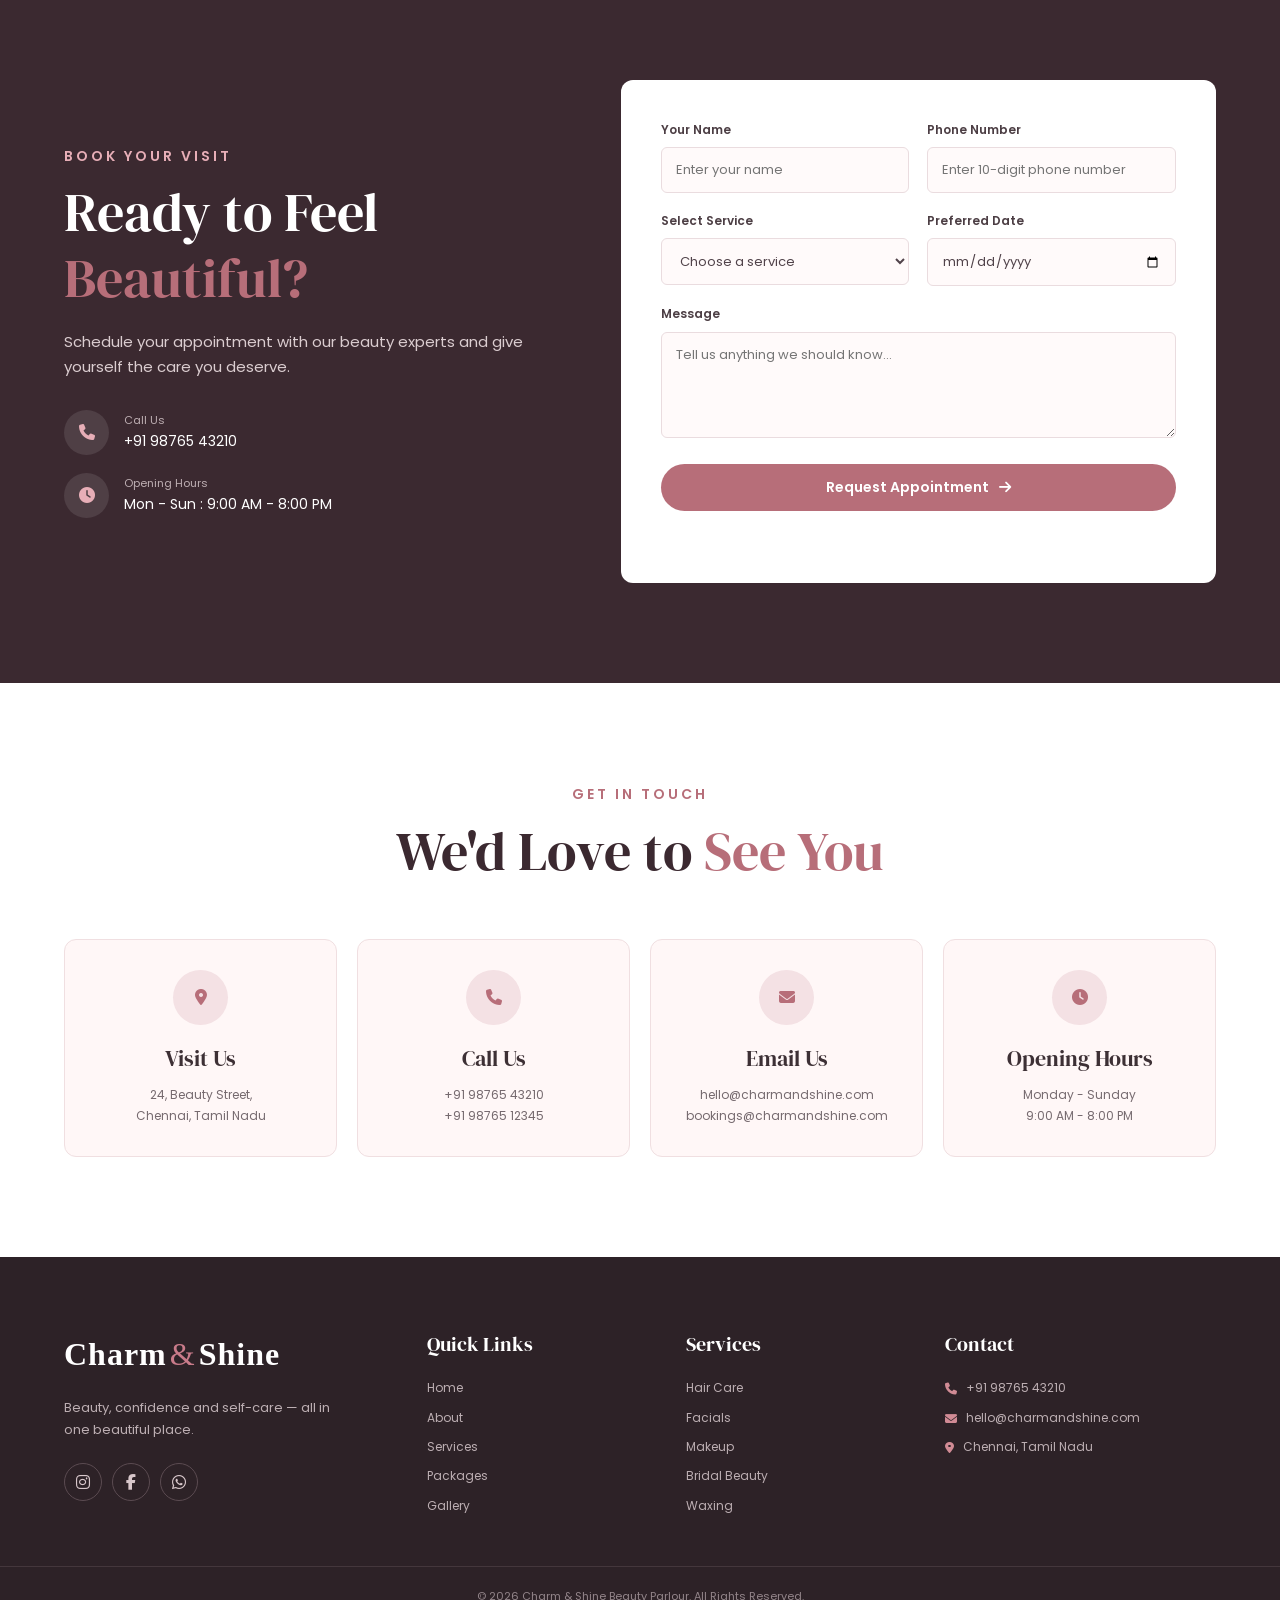
<file: Index/Index.html>
<!DOCTYPE html>
<html lang="en">
<head>
    <meta charset="UTF-8">
    <meta name="viewport" content="width=device-width, initial-scale=1.0">

    <title>Charm & Shine Beauty Parlour</title>

    <meta name="description"
          content="Charm & Shine Beauty Parlour - Professional beauty, hair, skincare and bridal services.">

    <link rel="stylesheet" href="../CSS/Style.css">

    <!-- Google Fonts -->
    <link rel="preconnect" href="https://fonts.googleapis.com">
    <link rel="preconnect" href="https://fonts.gstatic.com" crossorigin>

    <link href="https://fonts.googleapis.com/css2?family=DM+Serif+Display&family=Poppins:wght@300;400;500;600;700&display=swap"
          rel="stylesheet">

    <!-- Font Awesome -->
    <link rel="stylesheet"
          href="https://cdnjs.cloudflare.com/ajax/libs/font-awesome/6.5.2/css/all.min.css">
</head>

<body>

<!-- =====================================================
     HEADER
===================================================== -->

<header class="header">

    <div class="container nav-container">

        <a href="#home" class="logo">
            Charm<span>&</span>Shine
        </a>

        <nav class="navbar" id="navbar">

            <a href="#home" class="nav-link active">Home</a>
            <a href="#about" class="nav-link">About</a>
            <a href="#services" class="nav-link">Services</a>
            <a href="#packages" class="nav-link">Packages</a>
            <a href="#gallery" class="nav-link">Gallery</a>
            <a href="#contact" class="nav-link">Contact</a>

            <a href="#appointment" class="nav-btn">
                Book Now
            </a>

        </nav>

        <button class="menu-btn" id="menu-btn" aria-label="Open menu">
            <i class="fa-solid fa-bars"></i>
        </button>

    </div>

</header>


<!-- =====================================================
     HERO SECTION
===================================================== -->

<section class="hero" id="home">

    <div class="hero-overlay"></div>

    <div class="container hero-content">

        <p class="hero-small-title">
            WELCOME TO CHARM & SHINE
        </p>

        <h1>
            Where Beauty Meets
            <span>Elegance</span>
        </h1>

        <p class="hero-description">
            Discover personalized beauty experiences designed
            to make you look beautiful, feel confident and
            shine with your natural glow.
        </p>

        <div class="hero-buttons">

            <a href="#appointment" class="btn primary-btn">
                Book Appointment
                <i class="fa-solid fa-arrow-right"></i>
            </a>

            <a href="#services" class="btn secondary-btn">
                Explore Services
            </a>

        </div>

    </div>

</section>


<!-- =====================================================
     ABOUT SECTION
===================================================== -->

<section class="about section-padding" id="about">

    <div class="container about-grid">

        <div class="about-image">

            <img src="../Images/Charm and Shine.png"
                 alt="Beauty salon interior">

            <div class="experience-box">

                <strong>8+</strong>

                <span>
                    Years of<br>
                    Experience
                </span>

            </div>

        </div>


        <div class="about-content">

            <p class="section-subtitle">
                ABOUT US
            </p>

            <h2>
                Beauty Care Made
                <span>Personal</span>
            </h2>

            <p>
                At Charm & Shine Beauty Parlour, we believe that
                beauty is more than appearance. It is about
                confidence, self-care and feeling your very best.
            </p>

            <p>
                Our experienced beauty professionals provide
                personalized services using quality products
                and modern techniques in a relaxing environment.
            </p>


            <div class="about-features">

                <div class="feature-item">
                    <i class="fa-solid fa-circle-check"></i>
                    <span>Professional Beauty Experts</span>
                </div>

                <div class="feature-item">
                    <i class="fa-solid fa-circle-check"></i>
                    <span>Premium Quality Products</span>
                </div>

                <div class="feature-item">
                    <i class="fa-solid fa-circle-check"></i>
                    <span>Personalized Beauty Care</span>
                </div>

                <div class="feature-item">
                    <i class="fa-solid fa-circle-check"></i>
                    <span>Clean & Relaxing Environment</span>
                </div>

            </div>

            <a href="#appointment" class="btn primary-btn">
                Book Your Visit
                <i class="fa-solid fa-arrow-right"></i>
            </a>

        </div>

    </div>

</section>


<!-- =====================================================
     SERVICES SECTION
===================================================== -->

<section class="services section-padding" id="services">

    <div class="container">

        <div class="section-heading">

            <p class="section-subtitle">
                OUR SERVICES
            </p>

            <h2>
                Beauty Services For
                <span>Everyone</span>
            </h2>

            <p>
                From everyday beauty care to special occasions,
                we have services designed just for you.
            </p>

        </div>


        <div class="services-grid">


            <!-- Service 1 -->

            <div class="service-card">

                <div class="service-icon">
                    <i class="fa-solid fa-scissors"></i>
                </div>

                <h3>Hair Care</h3>

                <p>
                    Haircuts, styling, hair spa,
                    smoothening and professional hair care.
                </p>

                <a href="#appointment">
                    Learn More
                    <i class="fa-solid fa-arrow-right"></i>
                </a>

            </div>


            <!-- Service 2 -->

            <div class="service-card">

                <div class="service-icon">
                    <i class="fa-solid fa-face-smile"></i>
                </div>

                <h3>Facials</h3>

                <p>
                    Refresh your skin with customized
                    facials and nourishing skincare treatments.
                </p>

                <a href="#appointment">
                    Learn More
                    <i class="fa-solid fa-arrow-right"></i>
                </a>

            </div>


            <!-- Service 3 -->

            <div class="service-card">

                <div class="service-icon">
                    <i class="fa-solid fa-hand-sparkles"></i>
                </div>

                <h3>Manicure & Pedicure</h3>

                <p>
                    Give your hands and feet the care
                    they deserve with our relaxing treatments.
                </p>

                <a href="#appointment">
                    Learn More
                    <i class="fa-solid fa-arrow-right"></i>
                </a>

            </div>


            <!-- Service 4 -->

            <div class="service-card">

                <div class="service-icon">
                    <i class="fa-solid fa-wand-magic-sparkles"></i>
                </div>

                <h3>Makeup</h3>

                <p>
                    Elegant makeup looks for parties,
                    celebrations and special occasions.
                </p>

                <a href="#appointment">
                    Learn More
                    <i class="fa-solid fa-arrow-right"></i>
                </a>

            </div>


            <!-- Service 5 -->

            <div class="service-card">

                <div class="service-icon">
                    <i class="fa-solid fa-heart"></i>
                </div>

                <h3>Bridal Beauty</h3>

                <p>
                    Complete bridal beauty packages
                    designed for your unforgettable day.
                </p>

                <a href="#appointment">
                    Learn More
                    <i class="fa-solid fa-arrow-right"></i>
                </a>

            </div>


            <!-- Service 6 -->

            <div class="service-card">

                <div class="service-icon">
                    <i class="fa-solid fa-spa"></i>
                </div>

                <h3>Waxing & Care</h3>

                <p>
                    Professional waxing and grooming services
                    for smooth and beautiful skin.
                </p>

                <a href="#appointment">
                    Learn More
                    <i class="fa-solid fa-arrow-right"></i>
                </a>

            </div>

        </div>

    </div>

</section>


<!-- =====================================================
     SPECIAL OFFER
===================================================== -->

<section class="offer-section">

    <div class="container offer-container">

        <div class="offer-content">

            <p class="section-subtitle">
                SPECIAL OFFER
            </p>

            <h2>
                Glow More, Spend Less
            </h2>

            <p>
                Get our signature beauty package and enjoy
                a complete self-care experience at a special price.
            </p>

            <a href="#packages" class="btn primary-btn">
                View Packages
                <i class="fa-solid fa-arrow-right"></i>
            </a>

        </div>

        <div class="offer-price">
            <span>Starting From</span>
            <strong>₹999</strong>
        </div>

    </div>

</section>


<!-- =====================================================
     PACKAGES SECTION
===================================================== -->

<section class="packages section-padding" id="packages">

    <div class="container">

        <div class="section-heading">

            <p class="section-subtitle">
                BEAUTY PACKAGES
            </p>

            <h2>
                Choose Your Perfect
                <span>Package</span>
            </h2>

            <p>
                Simple and flexible packages for your beauty needs.
            </p>

        </div>


        <div class="packages-grid">


            <!-- Package 1 -->

            <div class="package-card">

                <h3>Essential Glow</h3>

                <div class="package-price">
                    ₹999
                </div>

                <p class="package-description">
                    Perfect for regular self-care.
                </p>

                <ul>
                    <li>
                        <i class="fa-solid fa-check"></i>
                        Basic Facial
                    </li>

                    <li>
                        <i class="fa-solid fa-check"></i>
                        Eyebrow
                    </li>

                    <li>
                        <i class="fa-solid fa-check"></i>
                        Manicure
                    </li>

                    <li>
                        <i class="fa-solid fa-check"></i>
                        Hair Wash
                    </li>
                </ul>

                <a href="#appointment" class="package-btn">
                    Book Package
                </a>

            </div>


            <!-- Package 2 -->

            <div class="package-card popular">

                <div class="popular-label">
                    MOST POPULAR
                </div>

                <h3>Signature Glow</h3>

                <div class="package-price">
                    ₹1,999
                </div>

                <p class="package-description">
                    Our most loved beauty experience.
                </p>

                <ul>
                    <li>
                        <i class="fa-solid fa-check"></i>
                        Premium Facial
                    </li>

                    <li>
                        <i class="fa-solid fa-check"></i>
                        Hair Spa
                    </li>

                    <li>
                        <i class="fa-solid fa-check"></i>
                        Manicure & Pedicure
                    </li>

                    <li>
                        <i class="fa-solid fa-check"></i>
                        Eyebrow & Waxing
                    </li>
                </ul>

                <a href="#appointment" class="package-btn">
                    Book Package
                </a>

            </div>


            <!-- Package 3 -->

            <div class="package-card">

                <h3>Bridal Glow</h3>

                <div class="package-price">
                    ₹4,999
                </div>

                <p class="package-description">
                    Complete beauty care for your special day.
                </p>

                <ul>
                    <li>
                        <i class="fa-solid fa-check"></i>
                        Bridal Makeup
                    </li>

                    <li>
                        <i class="fa-solid fa-check"></i>
                        Hair Styling
                    </li>

                    <li>
                        <i class="fa-solid fa-check"></i>
                        Facial
                    </li>

                    <li>
                        <i class="fa-solid fa-check"></i>
                        Manicure & Pedicure
                    </li>
                </ul>

                <a href="#appointment" class="package-btn">
                    Book Package
                </a>

            </div>

        </div>

    </div>

</section>


<!-- =====================================================
     GALLERY SECTION
===================================================== -->

<section class="gallery section-padding" id="gallery">

    <div class="container">

        <div class="section-heading">

            <p class="section-subtitle">
                OUR GALLERY
            </p>

            <h2>
                A Glimpse of Our
                <span>Beauty World</span>
            </h2>

        </div>


        <div class="gallery-grid">

            <div class="gallery-item">
                <img src="../Images/Interior Chairs.png"
                     alt="Beauty salon">
            </div>

            <div class="gallery-item">
                <img src="../Images/Hairstyle.png"
                     alt="Hair styling">
            </div>

            <div class="gallery-item">
                <img src="../Images/Face Brushes.png"
                     alt="Beauty treatment">
            </div>

            <div class="gallery-item">
                <img src="../Images/Makeup.png"
                     alt="Makeup">
            </div>

            <div class="gallery-item">
                <img src="../Images/Eyebrow Threadening.png"
                     alt="Skincare">
            </div>

            <div class="gallery-item">
                <img src="../Images/Facial.png"
                     alt="Salon interior">
            </div>

        </div>

    </div>

</section>


<!-- =====================================================
     WHY CHOOSE US
===================================================== -->

<section class="why-us section-padding">

    <div class="container">

        <div class="section-heading">

            <p class="section-subtitle">
                WHY CHOOSE US
            </p>

            <h2>
                Your Beauty,
                <span>Our Passion</span>
            </h2>

        </div>


        <div class="why-grid">

            <div class="why-card">

                <i class="fa-solid fa-user-tie"></i>

                <h3>Expert Professionals</h3>

                <p>
                    Our trained beauty professionals
                    focus on quality and detail.
                </p>

            </div>


            <div class="why-card">

                <i class="fa-solid fa-gem"></i>

                <h3>Premium Products</h3>

                <p>
                    We use carefully selected products
                    for a safe and beautiful experience.
                </p>

            </div>


            <div class="why-card">

                <i class="fa-solid fa-heart"></i>

                <h3>Personalized Care</h3>

                <p>
                    Every client receives beauty care
                    based on their individual needs.
                </p>

            </div>


            <div class="why-card">

                <i class="fa-solid fa-spa"></i>

                <h3>Relaxing Experience</h3>

                <p>
                    Enjoy your beauty treatments in
                    a clean and peaceful environment.
                </p>

            </div>

        </div>

    </div>

</section>

<!-- =====================================================
     TESTIMONIALS
===================================================== -->

<section class="testimonials section-padding">

    <div class="container">

        <div class="section-heading">

            <p class="section-subtitle">
                CLIENT LOVE
            </p>

            <h2>
                What Our Clients
                <span>Say</span>
            </h2>

        </div>


        <div class="testimonial-grid">


            <div class="testimonial-card">

                <div class="stars">
                    ★★★★★
                </div>

                <p>
                    "I absolutely loved my experience at
                    Charm & Shine. The staff were friendly,
                    professional and the results were amazing!"
                </p>

                <div class="client">
                    <div class="client-avatar">P</div>

                    <div>
                        <h4>Priya</h4>
                        <span>Regular Client</span>
                    </div>
                </div>

            </div>


            <div class="testimonial-card">

                <div class="stars">
                    ★★★★★
                </div>

                <p>
                    "The bridal makeup was exactly what I
                    wanted. They understood my preferences
                    and made my special day even more beautiful."
                </p>

                <div class="client">
                    <div class="client-avatar">A</div>

                    <div>
                        <h4>Anitha</h4>
                        <span>Bridal Client</span>
                    </div>
                </div>

            </div>


            <div class="testimonial-card">

                <div class="stars">
                    ★★★★★
                </div>

                <p>
                    "Very clean salon and excellent service.
                    I always leave feeling refreshed and
                    confident. Highly recommended!"
                </p>

                <div class="client">
                    <div class="client-avatar">S</div>

                    <div>
                        <h4>Sneha</h4>
                        <span>Happy Client</span>
                    </div>
                </div>

            </div>

        </div>

    </div>

</section>


<!-- =====================================================
     APPOINTMENT SECTION
===================================================== -->

<section class="appointment section-padding" id="appointment">

    <div class="container appointment-grid">


        <div class="appointment-content">

            <p class="section-subtitle">
                BOOK YOUR VISIT
            </p>

            <h2>
                Ready to Feel
                <span>Beautiful?</span>
            </h2>

            <p>
                Schedule your appointment with our beauty
                experts and give yourself the care you deserve.
            </p>


            <div class="appointment-info">

                <div>
                    <i class="fa-solid fa-phone"></i>

                    <span>
                        <small>Call Us</small>
                        +91 98765 43210
                    </span>
                </div>


                <div>
                    <i class="fa-solid fa-clock"></i>

                    <span>
                        <small>Opening Hours</small>
                        Mon - Sun : 9:00 AM - 8:00 PM
                    </span>
                </div>

            </div>

        </div>


        <div class="appointment-form-container">

            <form id="appointment-form">

                <div class="form-row">

                    <div class="form-group">
                        <label for="name">Your Name</label>

                        <input type="text"
                               id="name"
                               placeholder="Enter your name"
                               required>
                    </div>


                    <div class="form-group">
                        <label for="phone">Phone Number</label>

                        <input type="tel"
                               id="phone"
                               placeholder="Enter 10-digit phone number"
                               pattern="[6-9][0-9]{9}"
                               maxlength="10"
                               required>
                    </div>

                </div>


                <div class="form-row">

                    <div class="form-group">

                        <label for="service">
                            Select Service
                        </label>

                        <select id="service" required>

                            <option value="">
                                Choose a service
                            </option>

                            <option value="Hair Care">
                                Hair Care
                            </option>

                            <option value="Facial">
                                Facial
                            </option>

                            <option value="Manicure & Pedicure">
                                Manicure & Pedicure
                            </option>

                            <option value="Makeup">
                                Makeup
                            </option>

                            <option value="Bridal Beauty">
                                Bridal Beauty
                            </option>

                            <option value="Waxing">
                                Waxing
                            </option>

                        </select>

                    </div>


                    <div class="form-group">

                        <label for="date">
                            Preferred Date
                        </label>

                        <input type="date"
                               id="date"
                               required>

                    </div>

                </div>


                <div class="form-group">

                    <label for="message">
                        Message
                    </label>

                    <textarea id="message"
                              rows="4"
                              placeholder="Tell us anything we should know..."></textarea>

                </div>


                <button type="submit"
                        class="btn primary-btn form-btn">

                    Request Appointment
                    <i class="fa-solid fa-arrow-right"></i>

                </button>

                <p id="form-message" class="form-message"></p>

            </form>

        </div>

    </div>

</section>


<!-- =====================================================
     CONTACT SECTION
===================================================== -->

<section class="contact section-padding" id="contact">

    <div class="container">

        <div class="section-heading">

            <p class="section-subtitle">
                GET IN TOUCH
            </p>

            <h2>
                We'd Love to
                <span>See You</span>
            </h2>

        </div>


        <div class="contact-grid">


            <div class="contact-card">

                <div class="contact-icon">
                    <i class="fa-solid fa-location-dot"></i>
                </div>

                <h3>Visit Us</h3>

                <p>
                    24, Beauty Street,<br>
                    Chennai, Tamil Nadu
                </p>

            </div>


            <div class="contact-card">

                <div class="contact-icon">
                    <i class="fa-solid fa-phone"></i>
                </div>

                <h3>Call Us</h3>

                <p>
                    +91 98765 43210<br>
                    +91 98765 12345
                </p>

            </div>


            <div class="contact-card">

                <div class="contact-icon">
                    <i class="fa-solid fa-envelope"></i>
                </div>

                <h3>Email Us</h3>

                <p>
                    hello@charmandshine.com<br>
                    bookings@charmandshine.com
                </p>

            </div>


            <div class="contact-card">

                <div class="contact-icon">
                    <i class="fa-solid fa-clock"></i>
                </div>

                <h3>Opening Hours</h3>

                <p>
                    Monday - Sunday<br>
                    9:00 AM - 8:00 PM
                </p>

            </div>

        </div>

    </div>

</section>


<!-- =====================================================
     FOOTER
===================================================== -->

<footer class="footer">

    <div class="container footer-grid">


        <div class="footer-about">

            <a href="#home" class="logo footer-logo">
                Charm<span>&</span>Shine
            </a>

            <p>
                Beauty, confidence and self-care —
                all in one beautiful place.
            </p>


            <div class="social-links">

                <a href="#" aria-label="Instagram">
                    <i class="fa-brands fa-instagram"></i>
                </a>

                <a href="#" aria-label="Facebook">
                    <i class="fa-brands fa-facebook-f"></i>
                </a>

                <a href="#" aria-label="WhatsApp">
                    <i class="fa-brands fa-whatsapp"></i>
                </a>

            </div>

        </div>


        <div class="footer-links">

            <h3>Quick Links</h3>

            <a href="#home">Home</a>
            <a href="#about">About</a>
            <a href="#services">Services</a>
            <a href="#packages">Packages</a>
            <a href="#gallery">Gallery</a>

        </div>


        <div class="footer-links">

            <h3>Services</h3>

            <a href="#services">Hair Care</a>
            <a href="#services">Facials</a>
            <a href="#services">Makeup</a>
            <a href="#services">Bridal Beauty</a>
            <a href="#services">Waxing</a>

        </div>


        <div class="footer-links">

            <h3>Contact</h3>

            <p>
                <i class="fa-solid fa-phone"></i>
                +91 98765 43210
            </p>

            <p>
                <i class="fa-solid fa-envelope"></i>
                hello@charmandshine.com
            </p>

            <p>
                <i class="fa-solid fa-location-dot"></i>
                Chennai, Tamil Nadu
            </p>

        </div>

    </div>


    <div class="footer-bottom">

        <p>
            © 2026 Charm & Shine Beauty Parlour.
            All Rights Reserved.
        </p>

    </div>

</footer>


<!-- =====================================================
     JAVASCRIPT
===================================================== -->

<script src="../JS/Script.js"></script>

</body>
</html>
</file>
<file: CSS/Style.css>
/* =========================================================
   1. GLOBAL STYLES
========================================================= */

* {
    margin: 0;
    padding: 0;
    box-sizing: border-box;
}

html {
    scroll-behavior: smooth;
}

body {
    font-family: "Poppins", sans-serif;
    color: #3d3035;
    background: #fffaf9;
    line-height: 1.7;
    overflow-x: hidden;
}

img {
    width: 100%;
    display: block;
}

a {
    text-decoration: none;
    color: inherit;
}

button,
input,
select,
textarea {
    font-family: inherit;
}

button {
    border: none;
    cursor: pointer;
}

.container {
    width: min(90%, 1180px);
    margin: auto;
}

.section-padding {
    padding: 100px 0;
}


/* =========================================================
   2. COMMON STYLES
========================================================= */

.section-heading {
    max-width: 650px;
    margin: 0 auto 55px;
    text-align: center;
}

.section-subtitle {
    color: #b76e79;
    font-size: 14px;
    font-weight: 600;
    letter-spacing: 3px;
    margin-bottom: 12px;
}

.section-heading h2,
.about-content h2,
.appointment-content h2 {
    font-family: "DM Serif Display", serif;
    font-size: clamp(2.2rem, 5vw, 3.4rem);
    font-weight: 400;
    line-height: 1.2;
    color: #3b2930;
    margin-bottom: 18px;
}

.section-heading h2 span,
.about-content h2 span,
.appointment-content h2 span {
    color: #b76e79;
}

.section-heading > p:last-child {
    color: #766a6f;
    font-size: 15px;
}


/* =========================================================
   3. HEADER
========================================================= */

.header {
    position: fixed;
    top: 0;
    left: 0;
    width: 100%;
    z-index: 1000;
    background: rgba(255, 250, 249, 0.96);
    -webkit-backdrop-filter: blur(12px);
    backdrop-filter: blur(12px);
    border-bottom: 1px solid rgba(183, 110, 121, 0.12);
}

.nav-container {
    height: 78px;
    display: flex;
    align-items: center;
    justify-content: space-between;
}

.logo {
    font-family: "Cormorant Garamond", serif;
    font-size: 32px;
    font-weight: 600;
    letter-spacing: 1px;
    color: #3b2930;
}

.logo span {
    color: #c97b8a;
    font-weight: 500;
    margin: 0 3px;
}

.navbar {
    display: flex;
    align-items: center;
    gap: 30px;
}

.nav-link {
    position: relative;
    color: #51434a;
    font-size: 14px;
    font-weight: 500;
    transition: 0.3s ease;
}

.nav-link::after {
    content: "";
    position: absolute;
    left: 0;
    bottom: -7px;
    width: 0;
    height: 2px;
    background: #b76e79;
    transition: 0.3s ease;
}

.nav-link:hover,
.nav-link.active {
    color: #b76e79;
}

.nav-link:hover::after,
.nav-link.active::after {
    width: 100%;
}

.nav-btn {
    background: #b76e79;
    color: #ffffff;
    padding: 11px 22px;
    border-radius: 30px;
    font-size: 14px;
    font-weight: 500;
    transition: 0.3s ease;
}

.nav-btn:hover {
    background: #925661;
    transform: translateY(-2px);
}

.menu-btn {
    display: none;
    width: 42px;
    height: 42px;
    background: #f4e2e4;
    color: #9d5965;
    border-radius: 50%;
    font-size: 18px;
}


/* =========================================================
   4. HERO SECTION
========================================================= */

.hero {
    min-height: 100vh;
    position: relative;
    display: flex;
    align-items: center;
    background-image: url("../Images/Homepage.png");
    background-size: cover;
    background-position: center 25%;
}

.hero-overlay {
    position: absolute;
    inset: 0;
    background:
        linear-gradient(
            90deg,
            rgba(35, 23, 28, 0.82) 0%,
            rgba(35, 23, 28, 0.62) 42%,
            rgba(35, 23, 28, 0.18) 100%
        );
}

.hero-content {
    position: relative;
    z-index: 2;
    max-width: 700px;
    padding-top: 70px;
    color: #ffffff;
}

.hero-small-title {
    font-size: 14px;
    font-weight: 600;
    letter-spacing: 4px;
    margin-bottom: 18px;
    color: #f3c7cd;
}

.hero h1 {
    font-family: "DM Serif Display", serif;
    font-size: clamp(3.2rem, 7vw, 5.8rem);
    font-weight: 400;
    line-height: 1.05;
    margin-bottom: 25px;
}

.hero h1 span {
    color: #f2b8c1;
}

.hero-description {
    max-width: 590px;
    color: #f5e9eb;
    font-size: 16px;
    margin-bottom: 35px;
}

.hero-buttons {
    display: flex;
    flex-wrap: wrap;
    gap: 15px;
}


/* =========================================================
   5. BUTTONS
========================================================= */

.btn {
    display: inline-flex;
    align-items: center;
    justify-content: center;
    gap: 10px;
    padding: 13px 25px;
    border-radius: 30px;
    font-size: 14px;
    font-weight: 600;
    transition: 0.3s ease;
}

.primary-btn {
    background: #b76e79;
    color: #ffffff;
}

.primary-btn:hover {
    background: #925661;
    transform: translateY(-3px);
    box-shadow: 0 10px 25px rgba(183, 110, 121, 0.25);
}

.secondary-btn {
    background: transparent;
    color: #ffffff;
    border: 1px solid rgba(255, 255, 255, 0.7);
}

.secondary-btn:hover {
    background: #ffffff;
    color: #6f4650;
}


/* =========================================================
   6. ABOUT SECTION
========================================================= */

.about {
    background: #ffffff;
}

.about-grid {
    display: grid;
    grid-template-columns: 1fr 1fr;
    gap: 80px;
    align-items: center;
}

.about-image {
    position: relative;
    padding: 0 1px 1px 0;
   
}

.about-image::after {
    content: "";
    position: absolute;
    right: 0;
    bottom: 0;
    width: 85%;
    height: 85%;
    border: 2px solid #e7c1c6;
    z-index: 0;
}

.about-image img {
    position: relative;
    z-index: 1;
    width: 100%;
    height: 370px;
    object-fit: contain;
    display: block;
}

.experience-box {
    position: absolute;
    left: -15px;
    bottom: 45px;
    z-index: 2;
    background: #ffffff;
    padding: 20px 25px;
    display: flex;
    align-items: center;
    gap: 14px;
    box-shadow: 0 12px 35px rgba(64, 40, 47, 0.14);
}

.experience-box strong {
    font-family: "DM Serif Display", serif;
    font-size: 40px;
    line-height: 1;
    color: #b76e79;
}

.experience-box span {
    font-size: 12px;
    color: #6d6065;
    line-height: 1.5;
}

.about-content > p:not(.section-subtitle) {
    color: #74686d;
    font-size: 15px;
    margin-bottom: 18px;
}

.about-features {
    display: grid;
    grid-template-columns: 1fr 1fr;
    gap: 13px;
    margin: 28px 0 32px;
}

.feature-item {
    display: flex;
    align-items: center;
    gap: 9px;
    font-size: 13px;
    color: #55484e;
}

.feature-item i {
    color: #b76e79;
}


/* =========================================================
   7. SERVICES SECTION
========================================================= */

.services {
    background: #fff7f7;
}

.services-grid {
    display: grid;
    grid-template-columns: repeat(3, 1fr);
    gap: 25px;
}

.service-card {
    background: #ffffff;
    padding: 35px 30px;
    border: 1px solid #f0dfe1;
    border-radius: 12px;
    transition: 0.35s ease;
}

.service-card:hover {
    transform: translateY(-8px);
    box-shadow: 0 18px 40px rgba(91, 51, 61, 0.10);
    border-color: #dfb3ba;
}

.service-icon {
    width: 58px;
    height: 58px;
    display: flex;
    align-items: center;
    justify-content: center;
    background: #f8e7e9;
    color: #b76e79;
    border-radius: 50%;
    font-size: 21px;
    margin-bottom: 23px;
}

.service-card h3 {
    font-family: "DM Serif Display", serif;
    font-size: 25px;
    font-weight: 400;
    color: #3e3035;
    margin-bottom: 12px;
}

.service-card p {
    color: #766a6f;
    font-size: 14px;
    margin-bottom: 20px;
}

.service-card a {
    color: #a45f6a;
    font-size: 13px;
    font-weight: 600;
}

.service-card a i {
    margin-left: 5px;
    transition: 0.3s ease;
}

.service-card a:hover i {
    margin-left: 9px;
}


/* =========================================================
   8. OFFER SECTION
========================================================= */

.offer-section {
    background: #3b2930;
    color: #ffffff;
    padding: 70px 0;
}

.offer-container {
    display: flex;
    justify-content: space-between;
    align-items: center;
    gap: 40px;
}

.offer-content {
    max-width: 650px;
}

.offer-content .section-subtitle {
    color: #e7aeb7;
}

.offer-content h2 {
    font-family: "DM Serif Display", serif;
    font-size: clamp(2.2rem, 5vw, 3.5rem);
    font-weight: 400;
    margin-bottom: 15px;
}

.offer-content p:not(.section-subtitle) {
    color: #dbcdd0;
    font-size: 15px;
    margin-bottom: 25px;
}

.offer-price {
    min-width: 180px;
    text-align: center;
    padding: 25px;
    border: 1px solid rgba(255, 255, 255, 0.25);
    border-radius: 10px;
}

.offer-price span {
    display: block;
    font-size: 12px;
    color: #dbcdd0;
    margin-bottom: 4px;
}

.offer-price strong {
    font-family: "DM Serif Display", serif;
    font-size: 55px;
    font-weight: 400;
}


/* =========================================================
   9. PACKAGES SECTION
========================================================= */

.packages {
    background: #ffffff;
}

.packages-grid {
    display: grid;
    grid-template-columns: repeat(3, 1fr);
    gap: 25px;
    align-items: stretch;
}

.package-card {
    position: relative;
    background: #fffafa;
    border: 1px solid #eadadd;
    padding: 40px 30px;
    text-align: center;
    border-radius: 12px;
    transition: 0.3s ease;
}

.package-card:hover {
    transform: translateY(-7px);
    box-shadow: 0 18px 40px rgba(91, 51, 61, 0.10);
}

.package-card.popular {
    border: 2px solid #b76e79;
    transform: translateY(-10px);
}

.package-card.popular:hover {
    transform: translateY(-16px);
}

.popular-label {
    position: absolute;
    top: 0;
    left: 50%;
    transform: translate(-50%, -50%);
    background: #b76e79;
    color: #ffffff;
    padding: 6px 18px;
    border-radius: 20px;
    font-size: 10px;
    letter-spacing: 1px;
    font-weight: 600;
    white-space: nowrap;
}

.package-card h3 {
    font-family: "DM Serif Display", serif;
    font-size: 28px;
    font-weight: 400;
    color: #3d3035;
    margin-bottom: 15px;
}

.package-price {
    font-family: "DM Serif Display", serif;
    color: #b76e79;
    font-size: 42px;
    margin-bottom: 5px;
}

.package-description {
    color: #81747a;
    font-size: 13px;
    margin-bottom: 25px;
}

.package-card ul {
    list-style: none;
    text-align: left;
    margin-bottom: 30px;
}

.package-card li {
    display: flex;
    align-items: center;
    gap: 9px;
    color: #665960;
    font-size: 13px;
    padding: 8px 0;
    border-bottom: 1px solid #f0e4e5;
}

.package-card li i {
    color: #b76e79;
}

.package-btn {
    display: inline-block;
    width: 100%;
    padding: 12px;
    border: 1px solid #b76e79;
    border-radius: 13px;
    color: #a45f6a;
    font-size: 13px;
    font-weight: 600;
    transition: 0.3s ease;
}

.package-btn:hover {
    background: #b76e79;
    color: #ffffff;
}


/* =========================================================
   10. GALLERY
========================================================= */

.gallery {
    background: #fff7f7;
}

.gallery-grid {
    display: grid;
    grid-template-columns: repeat(3, 1fr);
    gap: 15px;
}

.gallery-item {
    height: 300px;
    overflow: hidden;
    position: relative;
    border-radius: 12px;
}

.gallery-item::after {
    content: "";
    position: absolute;
    inset: 0;
    background: rgba(55, 31, 38, 0.08);
    transition: 0.3s ease;
}

.gallery-item img {
    height: 100%;
    object-fit: cover;
    transition: 0.5s ease;
}

.gallery-item:hover img {
    transform: scale(1.07);
}

.gallery-item:hover::after {
    background: rgba(55, 31, 38, 0);
}


/* =========================================================
   11. WHY CHOOSE US
========================================================= */

.why-us {
    background: #ffffff;
}

.why-grid {
    display: grid;
    grid-template-columns: repeat(4, 1fr);
    gap: 25px;
}

.why-card {
    text-align: center;
    padding: 30px 18px;
    border-radius: 12px;
    transition: 0.3s ease;
}

.why-card:hover {
    transform: translate Y(-5px);
}

.why-card > i {
    display: inline-flex;
    align-items: center;
    justify-content: center;
    width: 65px;
    height: 65px;
    border-radius: 50%;
    background: #f8e7e9;
    color: #b76e79;
    font-size: 23px;
    margin-bottom: 18px;
}

.why-card h3 {
    font-family: "DM Serif Display", serif;
    font-size: 22px;
    font-weight: 400;
    color: #3d3035;
    margin-bottom: 8px;
}

.why-card p {
    color: #766a6f;
    font-size: 13px;
}


/* =========================================================
   12. TESTIMONIALS
========================================================= */

.testimonials {
    background: #fff7f7;
}

.testimonial-grid {
    display: grid;
    grid-template-columns: repeat(3, 1fr);
    gap: 25px;
}

.testimonial-card {
    background: #ffffff;
    padding: 30px;
    border: 1px solid #f0dfe1;
    border-radius: 12px;
    transition: 0.3s ease;
}

.testimonial-card:hover {
    transform: translateY(-5px);
    box-shadow: 0 15px 35px rgba(91, 51, 61, 0.08);
}
.stars {
    color: #c88a3d;
    letter-spacing: 3px;
    margin-bottom: 18px;
    font-size: 14px;
}

.testimonial-card > p {
    color: #665960;
    font-size: 14px;
    font-style: italic;
    margin-bottom: 25px;
}

.client {
    display: flex;
    align-items: center;
    gap: 12px;
}

.client-avatar {
    width: 45px;
    height: 45px;
    border-radius: 50%;
    background: #f4dfe2;
    color: #a45f6a;
    display: flex;
    align-items: center;
    justify-content: center;
    font-family: "DM Serif Display", serif;
    font-size: 20px;
}

.client h4 {
    color: #44363c;
    font-size: 14px;
    font-weight: 600;
}

.client span {
    color: #8a7c82;
    font-size: 11px;
}


/* =========================================================
   13. APPOINTMENT SECTION
========================================================= */

.appointment {
    background: #3b2930;
}

.appointment-grid {
    display: grid;
    grid-template-columns: 0.9fr 1.1fr;
    gap: 70px;
    align-items: center;
}

.appointment-content {
    color: #ffffff;
}

.appointment-content .section-subtitle {
    color: #e7aeb7;
}

.appointment-content h2 {
    color: #ffffff;
}

.appointment-content > p:not(.section-subtitle) {
    color: #dbcdd0;
    font-size: 15px;
    margin-bottom: 30px;
}

.appointment-info {
    display: flex;
    flex-direction: column;
    gap: 18px;
}

.appointment-info > div {
    display: flex;
    align-items: center;
    gap: 15px;
}

.appointment-info i {
    width: 45px;
    height: 45px;
    display: flex;
    align-items: center;
    justify-content: center;
    background: rgba(255, 255, 255, 0.1);
    color: #e7aeb7;
    border-radius: 50%;
}

.appointment-info span {
    display: flex;
    flex-direction: column;
    font-size: 14px;
}

.appointment-info small {
    color: #bdaeb2;
    font-size: 11px;
}

.appointment-form-container {
    background: #ffffff;
    padding: 40px;
    border-radius: 12px;
}

.form-row {
    display: grid;
    grid-template-columns: 1fr 1fr;
    gap: 18px;
}

.form-group {
    margin-bottom: 18px;
}

.form-group label {
    display: block;
    font-size: 12px;
    font-weight: 600;
    color: #4c3e44;
    margin-bottom: 7px;
}

.form-group input,
.form-group select,
.form-group textarea {
    width: 100%;
    border: 1px solid #eadcdf;
    outline: none;
    padding: 12px 14px;
    background: #fffafa;
    color: #51434a;
    font-size: 13px;
    transition: 0.3s 
    ease;
    border-radius: 6px;
}

.form-group textarea {
    resize: vertical;
}

.form-group input:focus,
.form-group select:focus,
.form-group textarea:focus {
    border-color: #b76e79;
    box-shadow: 0 0 0 3px rgba(183, 110, 121, 0.08);
}

.form-btn {
    border: none;
    width: 100%;
}

.form-message {
    text-align: center;
    font-size: 13px;
    margin-top: 12px;
    min-height: 20px;
}


/* =========================================================
   14. CONTACT
========================================================= */

.contact {
    background: #ffffff;
}

.contact-grid {
    display: grid;
    grid-template-columns: repeat(4, 1fr);
    gap: 20px;
}

.contact-card {
    text-align: center;
    padding: 30px 15px;
    background: #fff7f7;
    border: 1px solid #f0dfe1;
    border-radius: 12px;
    transition: 0.3s ease;
}

.contact-card:hover {
    transform: translateY(-5px);
    box-shadow: 0 15px 30px rgba(91, 51, 61, 0.08);
}

.contact-icon {
    width: 55px;
    height: 55px;
    margin: 0 auto 15px;
    display: flex;
    align-items: center;
    justify-content: center;
    background: #f4e1e4;
    color: #b76e79;
    border-radius: 50%;
}

.contact-card h3 {
    font-family: "DM Serif Display", serif;
    font-size: 22px;
    font-weight: 400;
    margin-bottom: 8px;
    color: #3d3035;
}

.contact-card p {
    color: #766a6f;
    font-size: 12px;
}


/* =========================================================
   15. FOOTER
========================================================= */

.footer {
    background: #2d2227;
    color: #ffffff;
    padding-top: 70px;
}

.footer-grid {
    display: grid;
    grid-template-columns: 1.5fr 1fr 1fr 1.3fr;
    gap: 50px;
    padding-bottom: 50px;
}

.footer-logo {
    color: #ffffff;
}

.footer-about > p {
    color: #bcaeb2;
    font-size: 13px;
    max-width: 280px;
    margin: 15px 0 22px;
}

.social-links {
    display: flex;
    gap: 10px;
}

.social-links a {
    width: 38px;
    height: 38px;
    display: flex;
    align-items: center;
    justify-content: center;
    border: 1px solid #5b4b51;
    border-radius: 50%;
    color: #d8c7cb;
    transition: 0.3s ease;
}

.social-links a:hover {
    background: #b76e79;
    border-color: #b76e79;
    color: #ffffff;
}

.footer-links {
    display: flex;
    flex-direction: column;
    gap: 9px;
}

.footer-links h3 {
    font-family: "DM Serif Display", serif;
    font-size: 20px;
    font-weight: 400;
    margin-bottom: 8px;
}

.footer-links a,
.footer-links p {
    color: #bcaeb2;
    font-size: 12px;
    transition: 0.3s ease;
}

.footer-links a:hover {
    color: #e8aeb7;
}

.footer-links p {
    display: flex;
    gap: 9px;
}

.footer-links p i {
    color: #d18b95;
    margin-top: 5px;
}

.footer-bottom {
    border-top: 1px solid #44373c;
    text-align: center;
    padding: 20px;
}

.footer-bottom p {
    color: #93858a;
    font-size: 11px;
}


/* =========================================================
   16. RESPONSIVE DESIGN — TABLET
========================================================= */

@media (max-width: 1000px) {

    .navbar {
        gap: 18px;
    }

    .nav-link {
        font-size: 13px;
    }

    .about-grid {
        gap: 45px;
    }

    .services-grid,
    .packages-grid {
        grid-template-columns: repeat(2, 1fr);
    }

    .why-grid {
        grid-template-columns: repeat(2, 1fr);
    }

    .contact-grid {
        grid-template-columns: repeat(2, 1fr);
    }

    .footer-grid {
        grid-template-columns: repeat(2, 1fr);
    }
}


/* =========================================================
   17. RESPONSIVE DESIGN — MOBILE
========================================================= */

@media (max-width: 768px) {

    .section-padding {
        padding: 75px 0;
    }


    /* Header */

    .nav-container {
        height: 70px;
    }

    .logo {
        font-size: 25px;
    }

    .menu-btn {
        display: block;
    }

    .navbar {
        position: absolute;
        top: 70px;
        left: 0;
        width: 100%;
        background: #ffffff;
        padding: 25px 5%;
        display: none;
        flex-direction: column;
        align-items: flex-start;
        gap: 20px;
        box-shadow: 0 15px 25px rgba(50, 30, 38, 0.08);
    }

    .navbar.active {
        display: flex;
    }

    .nav-btn {
        width: 100%;
        text-align: center;
    }


    /* Hero */

    .hero {
        min-height: 750px;
        background-position: 65% 25%;
    }

    .hero-content {
        padding-top: 70px;
    }

    .hero h1 {
        font-size: clamp(3rem, 13vw, 4.5rem);
    }

    .hero-description {
        font-size: 14px;
    }

    .hero-buttons {
        flex-direction: column;
        align-items: flex-start;
    }


    /* About */

    .about-grid {
        grid-template-columns: 1fr;
        gap: 50px;
    }

    .about-image img {
        position: relative;
        z-index: 1;
        width: 100%;
        height: auto;
        object-fit: contain;
        display: block;
    }

    .about-content h2 {
        font-size: 2.6rem;
    }


    /* Services */

    .services-grid,
    .packages-grid {
        grid-template-columns: 1fr;
    }

    .package-card.popular {
        transform: none;
    }

    .package-card.popular:hover {
        transform: translateY(-7px);
    }


    /* Offer */

    .offer-container {
        flex-direction: column;
        align-items: flex-start;
    }

    .offer-price {
        width: 100%;
    }


    /* Gallery */

    .gallery-grid {
        grid-template-columns: 1fr 1fr;
    }

    .gallery-item {
        height: 230px;
    }


    /* Why */

    .why-grid {
        grid-template-columns: 1fr 1fr;
    }


    /* Testimonials */

    .testimonial-grid {
        grid-template-columns: 1fr;
    }


    /* Appointment */

    .appointment-grid {
        grid-template-columns: 1fr;
        gap: 40px;
    }

    .appointment-form-container {
        padding: 25px;
    }

    .form-row {
        grid-template-columns: 1fr;
    }


    /* Contact */

    .contact-grid {
        grid-template-columns: 1fr 1fr;
    }


    /* Footer */

    .footer-grid {
        grid-template-columns: 1fr 1fr;
        gap: 40px 25px;
    }

}


/* =========================================================
   18. RESPONSIVE DESIGN — SMALL MOBILE
========================================================= */

@media (max-width: 480px) {

    .container {
        width: 90%;
    }

    .section-heading {
        margin-bottom: 40px;
    }

    .section-heading h2,
    .about-content h2,
    .appointment-content h2 {
        font-size: 2.3rem;
    }

    .hero {
        min-height: 700px;
    }

    .hero h1 {
        font-size: 3.1rem;
    }

    .hero-small-title {
        font-size: 11px;
        letter-spacing: 2px;
    }

    .hero-buttons {
        width: 100%;
    }

    .hero-buttons .btn {
        width: 100%;
    }

    .about-image {
        padding-right: 12px;
        padding-bottom: 12px;
    }

    .about-image img {
        height: auto;
    }

    .experience-box {
        left: 5px;
        bottom: 30px;
        padding: 15px;
    }

    .experience-box strong {
        font-size: 32px;
    }

    .about-features {
        grid-template-columns: 1fr;
    }

    .gallery-grid {
        grid-template-columns: 1fr;
    }

    .gallery-item {
        height: 320px;
    }

    .why-grid {
        grid-template-columns: 1fr;
    }

    .contact-grid {
        grid-template-columns: 1fr;
    }

    .footer-grid {
        grid-template-columns: 1fr;
    }

    .offer-price strong {
        font-size: 45px;
    }

    .appointment-form-container {
        padding: 20px;
    }
}
</file>
